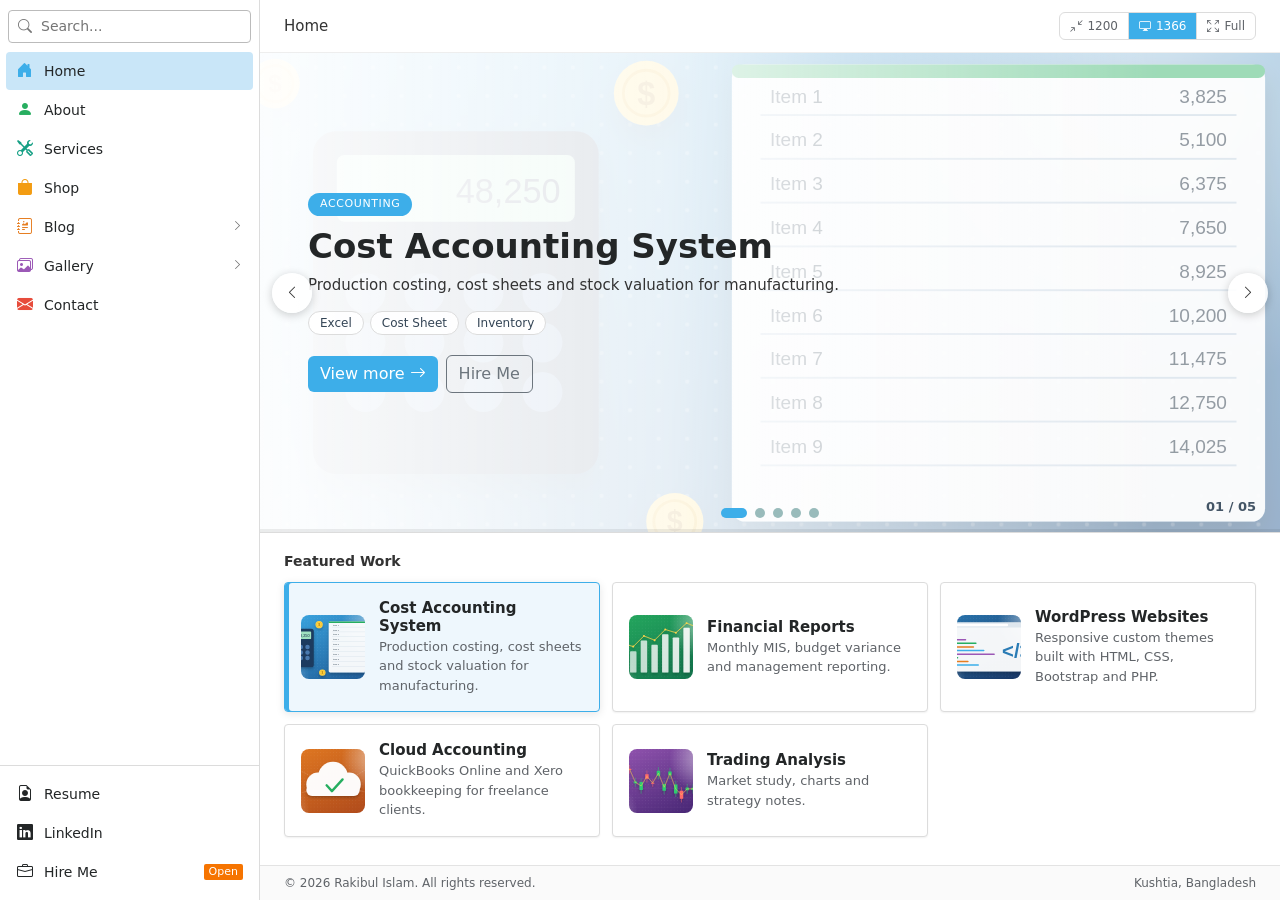
<file: index.html>
<!DOCTYPE html>
<html lang="en">

<head>
    <meta charset="utf-8">
    <meta name="viewport" content="width=device-width, initial-scale=1">
    <title>Home - Rakibul Islam</title>
    <link href="https://cdn.jsdelivr.net/npm/bootstrap@5.3.3/dist/css/bootstrap.min.css" rel="stylesheet">
    <link href="https://cdn.jsdelivr.net/npm/bootstrap-icons@1.11.3/font/bootstrap-icons.min.css" rel="stylesheet">
    <link href="style.css" rel="stylesheet">
    <script>try {var w = localStorage.getItem('pw'); document.documentElement.dataset.w = ['mid', 'full'].includes(w) ? w : 'default'} catch (e) { }</script>
</head>

<body>
    <div class="app">
        <aside class="side-col" id="side">
            <div class="side-search"><i class="bi bi-search"></i><input id="sideSearch" type="search"
                    placeholder="Search..." aria-label="Search"></div>
            <nav class="side-menu"><a class="nl active" href="index.html"><i class="bi bi-house-door-fill ic"
                        style="color:#3daee9"></i>Home</a><a class="nl" href="about.html"><i
                        class="bi bi-person-fill ic" style="color:#27ae60"></i>About</a><a class="nl"
                    href="services.html"><i class="bi bi-tools ic" style="color:#16a085"></i>Services</a><a class="nl"
                    href="shop.html"><i class="bi bi-bag-fill ic" style="color:#f39c12"></i>Shop</a><a class="nl"
                    data-bs-toggle="collapse" href="#sub-blog" aria-expanded="false"><i
                        class="bi bi-journal-richtext ic" style="color:#e67e22"></i>Blog<i
                        class="bi bi-chevron-right chev"></i></a>
                <div class="collapse sub" id="sub-blog"><a class="nl" href="blog.html">Accounting</a><a class="nl"
                        href="blog.html">Web Development</a><a class="nl" href="blog.html">Career</a></div><a class="nl"
                    data-bs-toggle="collapse" href="#sub-gallery" aria-expanded="false"><i class="bi bi-images ic"
                        style="color:#9b59b6"></i>Gallery<i class="bi bi-chevron-right chev"></i></a>
                <div class="collapse sub" id="sub-gallery"><a class="nl" href="gallery.html">Work</a><a class="nl"
                        href="gallery.html">Events</a><a class="nl" href="gallery.html">Design</a></div><a class="nl"
                    href="contact.html"><i class="bi bi-envelope-fill ic" style="color:#e74c3c"></i>Contact</a>
            </nav>
            <div class="side-bottom">
                <a class="nl" href="#" data-bs-toggle="modal" data-bs-target="#cvModal"><i class="bi bi-file-earmark-person ic"></i>Resume</a>
                <a class="nl"href="https://www.linkedin.com/in/rakib-kst7/" target="_new"><i class="bi bi-linkedin ic"></i>LinkedIn</a>
                <a class="nl"href="contact.html"><i class="bi bi-briefcase ic"></i>Hire Me<span class="badge-o">Open</span></a>
            </div>
        </aside>
        <div class="backdrop" id="backdrop"></div>
        <div class="main-col">
            <header class="topbar"><button id="menuBtn" class="btn btn-sm d-lg-none" aria-label="Menu"><i
                        class="bi bi-list fs-4"></i></button>
                <h1>Home</h1>
                <div class="wsw d-none d-xl-inline-flex" role="group" aria-label="Page width"><button data-w="mid"
                        title="Mid width (1200px)"><i class="bi bi-arrows-angle-contract"></i>1200</button><button
                        data-w="default" title="Default (1366px)"><i class="bi bi-display"></i>1366</button><button
                        data-w="full" title="Full width"><i class="bi bi-arrows-fullscreen"></i>Full</button></div>
            </header>
            <main class="content home">
                <section class="hero">
                    <div class="sl"><img src="images/cost.svg" alt="Cost Accounting System">
                        <div class="cap"><span class="bdg">Accounting</span>
                            <h2>Cost Accounting System</h2>
                            <p>Production costing, cost sheets and stock valuation for manufacturing.</p>
                            <div class="chips"><span>Excel</span><span>Cost Sheet</span><span>Inventory</span></div>
                            <div class="mt-3"><a class="btn btn-blue" href="about.html">View more <i
                                        class="bi bi-arrow-right"></i></a><a class="btn btn-outline-secondary ms-2"
                                    href="contact.html">Hire Me</a></div>
                        </div>
                    </div>
                    <div class="sl"><img src="images/reports.svg" alt="Financial Reports">
                        <div class="cap"><span class="bdg">Reporting</span>
                            <h2>Financial Reports</h2>
                            <p>Monthly MIS, budget variance and management reporting.</p>
                            <div class="chips"><span>MIS</span><span>Budget</span><span>Variance</span></div>
                            <div class="mt-3"><a class="btn btn-blue" href="about.html">View more <i
                                        class="bi bi-arrow-right"></i></a><a class="btn btn-outline-secondary ms-2"
                                    href="contact.html">Hire Me</a></div>
                        </div>
                    </div>
                    <div class="sl"><img src="images/web.svg" alt="WordPress Websites">
                        <div class="cap"><span class="bdg">Web</span>
                            <h2>WordPress Websites</h2>
                            <p>Responsive custom themes built with HTML, CSS, Bootstrap and PHP.</p>
                            <div class="chips"><span>WordPress</span><span>Bootstrap</span><span>SEO</span></div>
                            <div class="mt-3"><a class="btn btn-blue" href="gallery.html">View more <i
                                        class="bi bi-arrow-right"></i></a><a class="btn btn-outline-secondary ms-2"
                                    href="contact.html">Hire Me</a></div>
                        </div>
                    </div>
                    <div class="sl"><img src="images/cloud.svg" alt="Cloud Accounting">
                        <div class="cap"><span class="bdg">Cloud</span>
                            <h2>Cloud Accounting</h2>
                            <p>QuickBooks Online and Xero bookkeeping for freelance clients.</p>
                            <div class="chips"><span>QuickBooks</span><span>Xero</span><span>Bookkeeping</span></div>
                            <div class="mt-3"><a class="btn btn-blue" href="services.html">View more <i
                                        class="bi bi-arrow-right"></i></a><a class="btn btn-outline-secondary ms-2"
                                    href="contact.html">Hire Me</a></div>
                        </div>
                    </div>
                    <div class="sl"><img src="images/trading.svg" alt="Trading Analysis">
                        <div class="cap"><span class="bdg">Markets</span>
                            <h2>Trading Analysis</h2>
                            <p>Market study, charts and strategy notes.</p>
                            <div class="chips"><span>Charts</span><span>Strategy</span><span>Research</span></div>
                            <div class="mt-3"><a class="btn btn-blue" href="blog.html">View more <i
                                        class="bi bi-arrow-right"></i></a><a class="btn btn-outline-secondary ms-2"
                                    href="contact.html">Hire Me</a></div>
                        </div>
                    </div><button class="arr prev" aria-label="Previous"><i
                            class="bi bi-chevron-left"></i></button><button class="arr next" aria-label="Next"><i
                            class="bi bi-chevron-right"></i></button>
                    <div class="dots"><button aria-label='slide'></button><button aria-label='slide'></button><button
                            aria-label='slide'></button><button aria-label='slide'></button><button
                            aria-label='slide'></button></div>
                    <div class="cnt">01 / 05</div>
                    <div class="prog"><span></span></div>
                </section>
                <div class="pad">
                    <h2 class="section-title">Featured Work</h2>
                    <div class="cards-grid">
                        <div class="app-card fw">
                            <div class="th"><img src="images/cost.svg" alt=""></div>
                            <div>
                                <h3>Cost Accounting System</h3>
                                <p>Production costing, cost sheets and stock valuation for manufacturing.</p>
                            </div>
                        </div>
                        <div class="app-card fw">
                            <div class="th"><img src="images/reports.svg" alt=""></div>
                            <div>
                                <h3>Financial Reports</h3>
                                <p>Monthly MIS, budget variance and management reporting.</p>
                            </div>
                        </div>
                        <div class="app-card fw">
                            <div class="th"><img src="images/web.svg" alt=""></div>
                            <div>
                                <h3>WordPress Websites</h3>
                                <p>Responsive custom themes built with HTML, CSS, Bootstrap and PHP.</p>
                            </div>
                        </div>
                        <div class="app-card fw">
                            <div class="th"><img src="images/cloud.svg" alt=""></div>
                            <div>
                                <h3>Cloud Accounting</h3>
                                <p>QuickBooks Online and Xero bookkeeping for freelance clients.</p>
                            </div>
                        </div>
                        <div class="app-card fw">
                            <div class="th"><img src="images/trading.svg" alt=""></div>
                            <div>
                                <h3>Trading Analysis</h3>
                                <p>Market study, charts and strategy notes.</p>
                            </div>
                        </div>
                    </div>
                    <h2 class="section-title">Services</h2>
                    <div class="cards-grid "><a class="app-card" href="#">
                            <div class="ic" style="background:#e74c3c"><i class="bi bi-journal-check"></i></div>
                            <div>
                                <h3>Bookkeeping</h3>
                                <p>Accurate books, reconciliations, reports</p>
                            </div>
                        </a><a class="app-card" href="#">
                            <div class="ic" style="background:#16a085"><i class="bi bi-code-slash"></i></div>
                            <div>
                                <h3>Web Development</h3>
                                <p>Responsive, clean, SEO-friendly sites</p>
                            </div>
                        </a><a class="app-card" href="#">
                            <div class="ic" style="background:#f39c12"><i class="bi bi-search"></i></div>
                            <div>
                                <h3>SEO & Marketing</h3>
                                <p>On-page SEO and digital marketing</p>
                            </div>
                        </a><a class="app-card" href="#">
                            <div class="ic" style="background:#34495e"><i class="bi bi-box-seam"></i></div>
                            <div>
                                <h3>Warehouse & Production</h3>
                                <p>Stock control and production costing</p>
                            </div>
                        </a><a class="app-card" href="#">
                            <div class="ic" style="background:#8e44ad"><i class="bi bi-translate"></i></div>
                            <div>
                                <h3>Consulting</h3>
                                <p>Accounting systems and process advice</p>
                            </div>
                        </a><a class="app-card" href="#">
                            <div class="ic" style="background:#2980b9"><i class="bi bi-headset"></i></div>
                            <div>
                                <h3>Support</h3>
                                <p>Quick replies and reliable follow-up</p>
                            </div>
                        </a></div>
                </div>
            </main>
            <footer class="footer"><span>&copy; 2026 Rakibul Islam. All rights reserved.</span><span>Kushtia,
                    Bangladesh</span></footer>
        </div>
    </div>
    <div class="modal fade" id="cvModal" tabindex="-1">
        <div class="modal-dialog modal-dialog-centered">
            <div class="modal-content">
                <div class="modal-header">
                    <h5 class="modal-title">Resume / CV</h5><button class="btn-close" data-bs-dismiss="modal"></button>
                </div>
                <div class="modal-body text-center py-4"><i class="bi bi-file-earmark-person"
                        style="font-size:56px;color:var(--blue)"></i>
                    <h6 class="mt-2">Rakibul Islam - CV</h6>
                    <p class="text-muted small">Download my latest resume (PDF).</p>
                    <a id="cvDownload" class="btn text-white me-2" style="background:var(--blue)" target="_blank"
                        rel="noopener"><i class="bi bi-download"></i> Download CV</a>
                    <a id="cvView" class="btn btn-outline-secondary" target="_blank" rel="noopener"><i
                            class="bi bi-eye"></i> View Online</a>
                </div>
            </div>
        </div>
    </div>
    <script src="https://cdn.jsdelivr.net/npm/bootstrap@5.3.3/dist/js/bootstrap.bundle.min.js"></script>
    <script src="data.js"></script>
    <script src="script.js"></script>
</body>

</html>
</file>
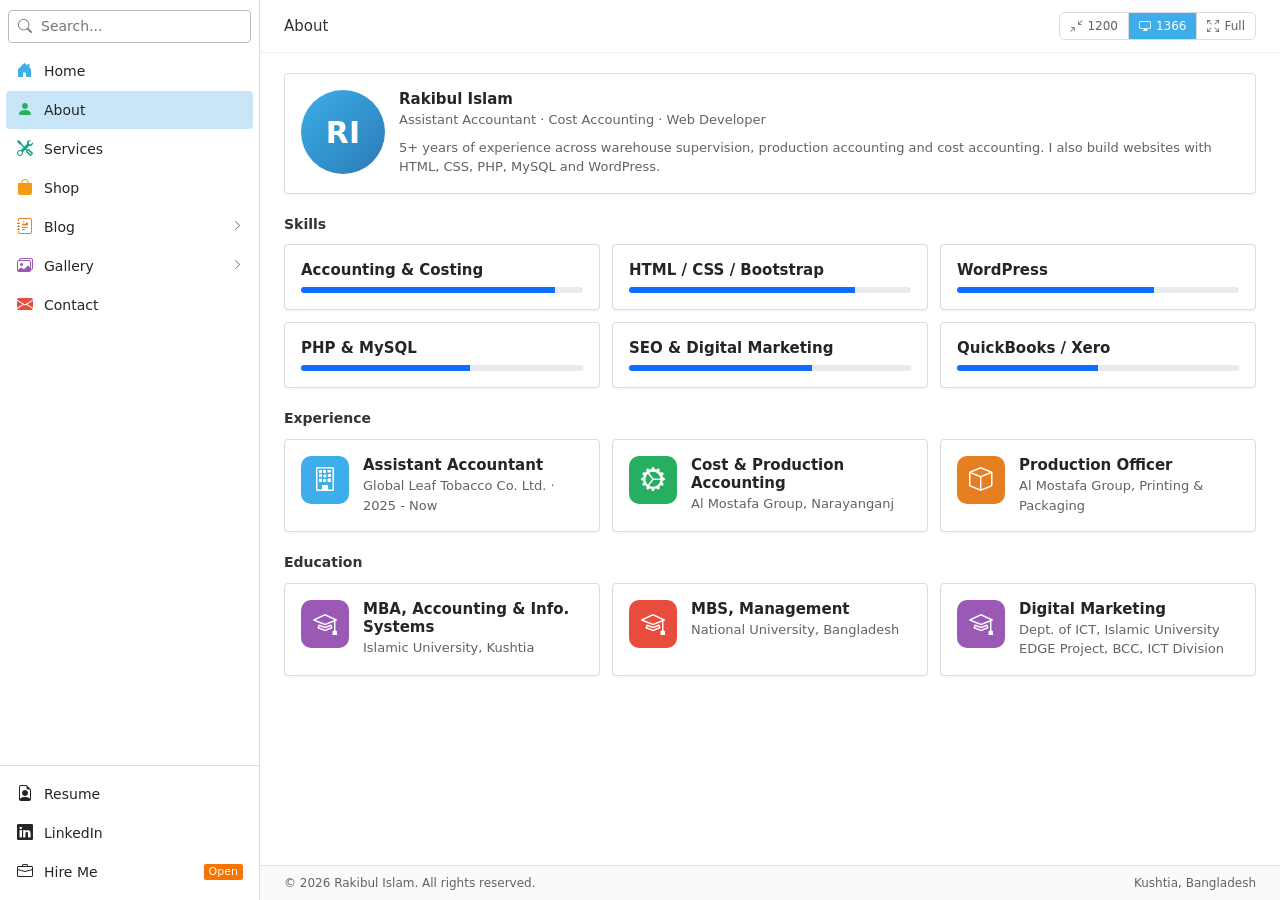
<file: about.html>
<!DOCTYPE html>
<html lang="en">

<head>
    <meta charset="utf-8">
    <meta name="viewport" content="width=device-width, initial-scale=1">
    <title>About - Rakibul Islam</title>
    <link href="https://cdn.jsdelivr.net/npm/bootstrap@5.3.3/dist/css/bootstrap.min.css" rel="stylesheet">
    <link href="https://cdn.jsdelivr.net/npm/bootstrap-icons@1.11.3/font/bootstrap-icons.min.css" rel="stylesheet">
    <link href="style.css" rel="stylesheet">
    <script>try {var w = localStorage.getItem('pw'); document.documentElement.dataset.w = ['mid', 'full'].includes(w) ? w : 'default'} catch (e) { }</script>
</head>

<body>
    <div class="app">
        <aside class="side-col" id="side">
            <div class="side-search"><i class="bi bi-search"></i><input id="sideSearch" type="search"
                    placeholder="Search..." aria-label="Search"></div>
            <nav class="side-menu"><a class="nl" href="index.html"><i class="bi bi-house-door-fill ic"
                        style="color:#3daee9"></i>Home</a><a class="nl active" href="about.html"><i
                        class="bi bi-person-fill ic" style="color:#27ae60"></i>About</a><a class="nl"
                    href="services.html"><i class="bi bi-tools ic" style="color:#16a085"></i>Services</a><a class="nl"
                    href="shop.html"><i class="bi bi-bag-fill ic" style="color:#f39c12"></i>Shop</a><a class="nl"
                    data-bs-toggle="collapse" href="#sub-blog" aria-expanded="false"><i
                        class="bi bi-journal-richtext ic" style="color:#e67e22"></i>Blog<i
                        class="bi bi-chevron-right chev"></i></a>
                <div class="collapse sub" id="sub-blog"><a class="nl" href="blog.html">Accounting</a><a class="nl"
                        href="blog.html">Web Development</a><a class="nl" href="blog.html">Career</a></div><a class="nl"
                    data-bs-toggle="collapse" href="#sub-gallery" aria-expanded="false"><i class="bi bi-images ic"
                        style="color:#9b59b6"></i>Gallery<i class="bi bi-chevron-right chev"></i></a>
                <div class="collapse sub" id="sub-gallery"><a class="nl" href="gallery.html">Work</a><a class="nl"
                        href="gallery.html">Events</a><a class="nl" href="gallery.html">Design</a></div><a class="nl"
                    href="contact.html"><i class="bi bi-envelope-fill ic" style="color:#e74c3c"></i>Contact</a>
            </nav>
            <div class="side-bottom"><a class="nl" href="#" data-bs-toggle="modal" data-bs-target="#cvModal"><i
                        class="bi bi-file-earmark-person ic"></i>Resume</a><a class="nl" href="#"><i
                        class="bi bi-linkedin ic"></i>LinkedIn</a><a class="nl" href="contact.html"><i
                        class="bi bi-briefcase ic"></i>Hire Me<span class="badge-o">Open</span></a></div>
        </aside>
        <div class="backdrop" id="backdrop"></div>
        <div class="main-col">
            <header class="topbar"><button id="menuBtn" class="btn btn-sm d-lg-none" aria-label="Menu"><i
                        class="bi bi-list fs-4"></i></button>
                <h1>About</h1>
                <div class="wsw d-none d-xl-inline-flex" role="group" aria-label="Page width"><button data-w="mid"
                        title="Mid width (1200px)"><i class="bi bi-arrows-angle-contract"></i>1200</button><button
                        data-w="default" title="Default (1366px)"><i class="bi bi-display"></i>1366</button><button
                        data-w="full" title="Full width"><i class="bi bi-arrows-fullscreen"></i>Full</button></div>
            </header>
            <main class="content ">
                <div class="app-card mb-3">
                    <div class="avatar">RI</div>
                    <div>
                        <h3>Rakibul Islam</h3>
                        <p>Assistant Accountant &middot; Cost Accounting &middot; Web Developer</p>
                        <p class="mt-2">5+ years of experience across warehouse supervision, production accounting and
                            cost accounting. I also build websites with HTML, CSS, PHP, MySQL and WordPress.</p>
                    </div>
                </div>
                <h2 class="section-title">Skills</h2>
                <div class="cards-grid ">
                    <div class="app-card">
                        <div class="w-100">
                            <h3>Accounting & Costing</h3>
                            <div class="progress mt-2" style="height:6px">
                                <div class="progress-bar" style="width:90%"></div>
                            </div>
                        </div>
                    </div>
                    <div class="app-card">
                        <div class="w-100">
                            <h3>HTML / CSS / Bootstrap</h3>
                            <div class="progress mt-2" style="height:6px">
                                <div class="progress-bar" style="width:80%"></div>
                            </div>
                        </div>
                    </div>
                    <div class="app-card">
                        <div class="w-100">
                            <h3>WordPress</h3>
                            <div class="progress mt-2" style="height:6px">
                                <div class="progress-bar" style="width:70%"></div>
                            </div>
                        </div>
                    </div>
                    <div class="app-card">
                        <div class="w-100">
                            <h3>PHP & MySQL</h3>
                            <div class="progress mt-2" style="height:6px">
                                <div class="progress-bar" style="width:60%"></div>
                            </div>
                        </div>
                    </div>
                    <div class="app-card">
                        <div class="w-100">
                            <h3>SEO & Digital Marketing</h3>
                            <div class="progress mt-2" style="height:6px">
                                <div class="progress-bar" style="width:65%"></div>
                            </div>
                        </div>
                    </div>
                    <div class="app-card">
                        <div class="w-100">
                            <h3>QuickBooks / Xero</h3>
                            <div class="progress mt-2" style="height:6px">
                                <div class="progress-bar" style="width:50%"></div>
                            </div>
                        </div>
                    </div>
                </div>
                <h2 class="section-title">Experience</h2>
                <div class="cards-grid "><a class="app-card" href="#">
                        <div class="ic" style="background:#3daee9"><i class="bi bi-building"></i></div>
                        <div>
                            <h3>Assistant Accountant</h3>
                            <p>Global Leaf Tobacco Co. Ltd. &middot; 2025 - Now</p>
                        </div>
                    </a><a class="app-card" href="#">
                        <div class="ic" style="background:#27ae60"><i class="bi bi-gear-wide-connected"></i></div>
                        <div>
                            <h3>Cost & Production Accounting</h3>
                            <p>Al Mostafa Group, Narayanganj</p>
                        </div>
                    </a><a class="app-card" href="#">
                        <div class="ic" style="background:#e67e22"><i class="bi bi-box"></i></div>
                        <div>
                            <h3>Production Officer</h3>
                            <p>Al Mostafa Group, Printing & Packaging</p>
                        </div>
                    </a></div>
                <h2 class="section-title">Education</h2>
                <div class="cards-grid ">
                    <a class="app-card" href="#">
                        <div class="ic" style="background:#9b59b6"><i class="bi bi-mortarboard"></i></div>
                        <div>
                            <h3>MBA, Accounting & Info. Systems</h3>
                            <p>Islamic University, Kushtia</p>
                        </div>
                    </a>
                    <a class="app-card" href="#">
                        <div class="ic" style="background:#e74c3c"><i class="bi bi-mortarboard"></i></div>
                        <div>
                            <h3>MBS, Management</h3>
                            <p>National University, Bangladesh</p>
                        </div>
                    </a>
                    <a class="app-card" href="#">
                        <div class="ic" style="background:#9b59b6"><i class="bi bi-mortarboard"></i></div>
                        <div>
                            <h3>Digital Marketing</h3>
                            <p>Dept. of ICT, Islamic University <br> EDGE Project, BCC, ICT Division</p>
                        </div>
                    </a>
                </div>
            </main>
            <footer class="footer"><span>&copy; 2026 Rakibul Islam. All rights reserved.</span><span>Kushtia,
                    Bangladesh</span></footer>
        </div>
    </div>
    <div class="modal fade" id="cvModal" tabindex="-1">
        <div class="modal-dialog modal-dialog-centered">
            <div class="modal-content">
                <div class="modal-header">
                    <h5 class="modal-title">Resume / CV</h5><button class="btn-close" data-bs-dismiss="modal"></button>
                </div>
                <div class="modal-body text-center py-4"><i class="bi bi-file-earmark-person"
                        style="font-size:56px;color:var(--blue)"></i>
                    <h6 class="mt-2">Rakibul Islam - CV</h6>
                    <p class="text-muted small">Download my latest resume (PDF).</p>
                    <a id="cvDownload" class="btn text-white me-2" style="background:var(--blue)" target="_blank"
                        rel="noopener"><i class="bi bi-download"></i> Download CV</a>
                    <a id="cvView" class="btn btn-outline-secondary" target="_blank" rel="noopener"><i
                            class="bi bi-eye"></i> View Online</a>
                </div>
            </div>
        </div>
    </div>
    <script src="https://cdn.jsdelivr.net/npm/bootstrap@5.3.3/dist/js/bootstrap.bundle.min.js"></script>
    <script src="data.js"></script>
    <script src="script.js"></script>
</body>

</html>
</file>
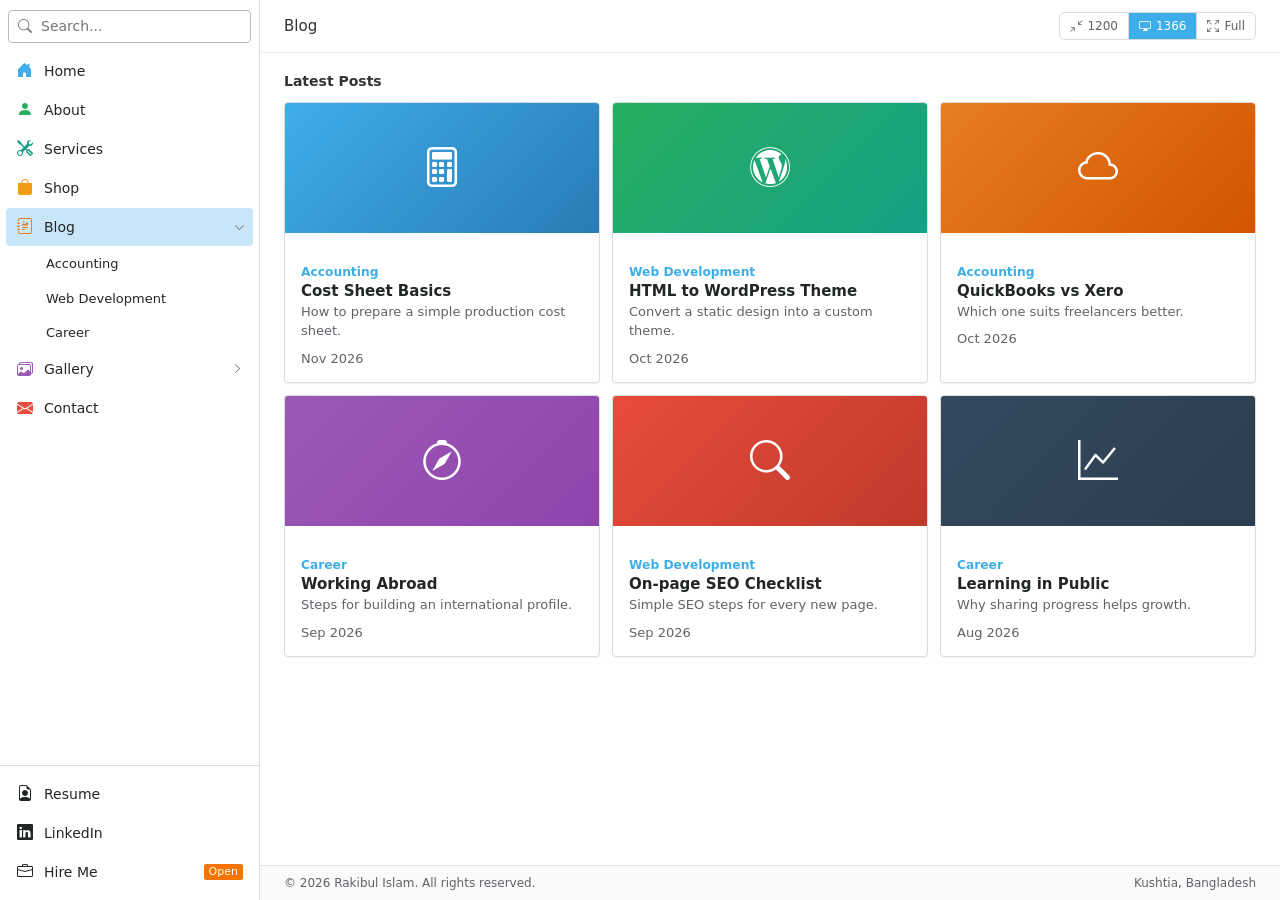
<file: blog.html>
<!DOCTYPE html>
<html lang="en"><head><meta charset="utf-8"><meta name="viewport" content="width=device-width, initial-scale=1">
<title>Blog - Rakibul Islam</title>
<link href="https://cdn.jsdelivr.net/npm/bootstrap@5.3.3/dist/css/bootstrap.min.css" rel="stylesheet">
<link href="https://cdn.jsdelivr.net/npm/bootstrap-icons@1.11.3/font/bootstrap-icons.min.css" rel="stylesheet">
<link href="style.css" rel="stylesheet"><script>try{var w=localStorage.getItem('pw');document.documentElement.dataset.w=['mid','full'].includes(w)?w:'default'}catch(e){}</script></head>
<body><div class="app">
<aside class="side-col" id="side"><div class="side-search"><i class="bi bi-search"></i><input id="sideSearch" type="search" placeholder="Search..." aria-label="Search"></div><nav class="side-menu"><a class="nl" href="index.html"><i class="bi bi-house-door-fill ic" style="color:#3daee9"></i>Home</a><a class="nl" href="about.html"><i class="bi bi-person-fill ic" style="color:#27ae60"></i>About</a><a class="nl" href="services.html"><i class="bi bi-tools ic" style="color:#16a085"></i>Services</a><a class="nl" href="shop.html"><i class="bi bi-bag-fill ic" style="color:#f39c12"></i>Shop</a><a class="nl active" data-bs-toggle="collapse" href="#sub-blog" aria-expanded="true"><i class="bi bi-journal-richtext ic" style="color:#e67e22"></i>Blog<i class="bi bi-chevron-right chev"></i></a><div class="collapse sub show" id="sub-blog"><a class="nl" href="blog.html">Accounting</a><a class="nl" href="blog.html">Web Development</a><a class="nl" href="blog.html">Career</a></div><a class="nl" data-bs-toggle="collapse" href="#sub-gallery" aria-expanded="false"><i class="bi bi-images ic" style="color:#9b59b6"></i>Gallery<i class="bi bi-chevron-right chev"></i></a><div class="collapse sub" id="sub-gallery"><a class="nl" href="gallery.html">Work</a><a class="nl" href="gallery.html">Events</a><a class="nl" href="gallery.html">Design</a></div><a class="nl" href="contact.html"><i class="bi bi-envelope-fill ic" style="color:#e74c3c"></i>Contact</a></nav>
<div class="side-bottom"><a class="nl" href="#" data-bs-toggle="modal" data-bs-target="#cvModal"><i class="bi bi-file-earmark-person ic"></i>Resume</a><a class="nl" href="#"><i class="bi bi-linkedin ic"></i>LinkedIn</a><a class="nl" href="contact.html"><i class="bi bi-briefcase ic"></i>Hire Me<span class="badge-o">Open</span></a></div></aside><div class="backdrop" id="backdrop"></div>
<div class="main-col"><header class="topbar"><button id="menuBtn" class="btn btn-sm d-lg-none" aria-label="Menu"><i class="bi bi-list fs-4"></i></button><h1>Blog</h1><div class="wsw d-none d-xl-inline-flex" role="group" aria-label="Page width"><button data-w="mid" title="Mid width (1200px)"><i class="bi bi-arrows-angle-contract"></i>1200</button><button data-w="default" title="Default (1366px)"><i class="bi bi-display"></i>1366</button><button data-w="full" title="Full width"><i class="bi bi-arrows-fullscreen"></i>Full</button></div></header>
<main class="content "><h2 class="section-title">Latest Posts</h2><div class="cards-grid "><a class="app-card post" href="#"><div class="thumb" style="background:linear-gradient(135deg,#3daee9,#2a7bb5)"><i class="bi bi-calculator"></i></div><div class="pb"><small>Accounting</small><h3>Cost Sheet Basics</h3><p>How to prepare a simple production cost sheet.</p><p class="mt-2">Nov 2026</p></div></a><a class="app-card post" href="#"><div class="thumb" style="background:linear-gradient(135deg,#27ae60,#16a085)"><i class="bi bi-wordpress"></i></div><div class="pb"><small>Web Development</small><h3>HTML to WordPress Theme</h3><p>Convert a static design into a custom theme.</p><p class="mt-2">Oct 2026</p></div></a><a class="app-card post" href="#"><div class="thumb" style="background:linear-gradient(135deg,#e67e22,#d35400)"><i class="bi bi-cloud"></i></div><div class="pb"><small>Accounting</small><h3>QuickBooks vs Xero</h3><p>Which one suits freelancers better.</p><p class="mt-2">Oct 2026</p></div></a><a class="app-card post" href="#"><div class="thumb" style="background:linear-gradient(135deg,#9b59b6,#8e44ad)"><i class="bi bi-compass"></i></div><div class="pb"><small>Career</small><h3>Working Abroad</h3><p>Steps for building an international profile.</p><p class="mt-2">Sep 2026</p></div></a><a class="app-card post" href="#"><div class="thumb" style="background:linear-gradient(135deg,#e74c3c,#c0392b)"><i class="bi bi-search"></i></div><div class="pb"><small>Web Development</small><h3>On-page SEO Checklist</h3><p>Simple SEO steps for every new page.</p><p class="mt-2">Sep 2026</p></div></a><a class="app-card post" href="#"><div class="thumb" style="background:linear-gradient(135deg,#34495e,#2c3e50)"><i class="bi bi-graph-up"></i></div><div class="pb"><small>Career</small><h3>Learning in Public</h3><p>Why sharing progress helps growth.</p><p class="mt-2">Aug 2026</p></div></a></div></main>
<footer class="footer"><span>&copy; 2026 Rakibul Islam. All rights reserved.</span><span>Kushtia, Bangladesh</span></footer></div></div>
<div class="modal fade" id="cvModal" tabindex="-1"><div class="modal-dialog modal-dialog-centered"><div class="modal-content">
<div class="modal-header"><h5 class="modal-title">Resume / CV</h5><button class="btn-close" data-bs-dismiss="modal"></button></div>
<div class="modal-body text-center py-4"><i class="bi bi-file-earmark-person" style="font-size:56px;color:var(--blue)"></i><h6 class="mt-2">Rakibul Islam - CV</h6><p class="text-muted small">Download my latest resume (PDF).</p>
<a id="cvDownload" class="btn text-white me-2" style="background:var(--blue)" target="_blank" rel="noopener"><i class="bi bi-download"></i> Download CV</a>
<a id="cvView" class="btn btn-outline-secondary" target="_blank" rel="noopener"><i class="bi bi-eye"></i> View Online</a></div></div></div></div>
<script src="https://cdn.jsdelivr.net/npm/bootstrap@5.3.3/dist/js/bootstrap.bundle.min.js"></script>
<script src="data.js"></script><script src="script.js"></script></body></html>
</file>
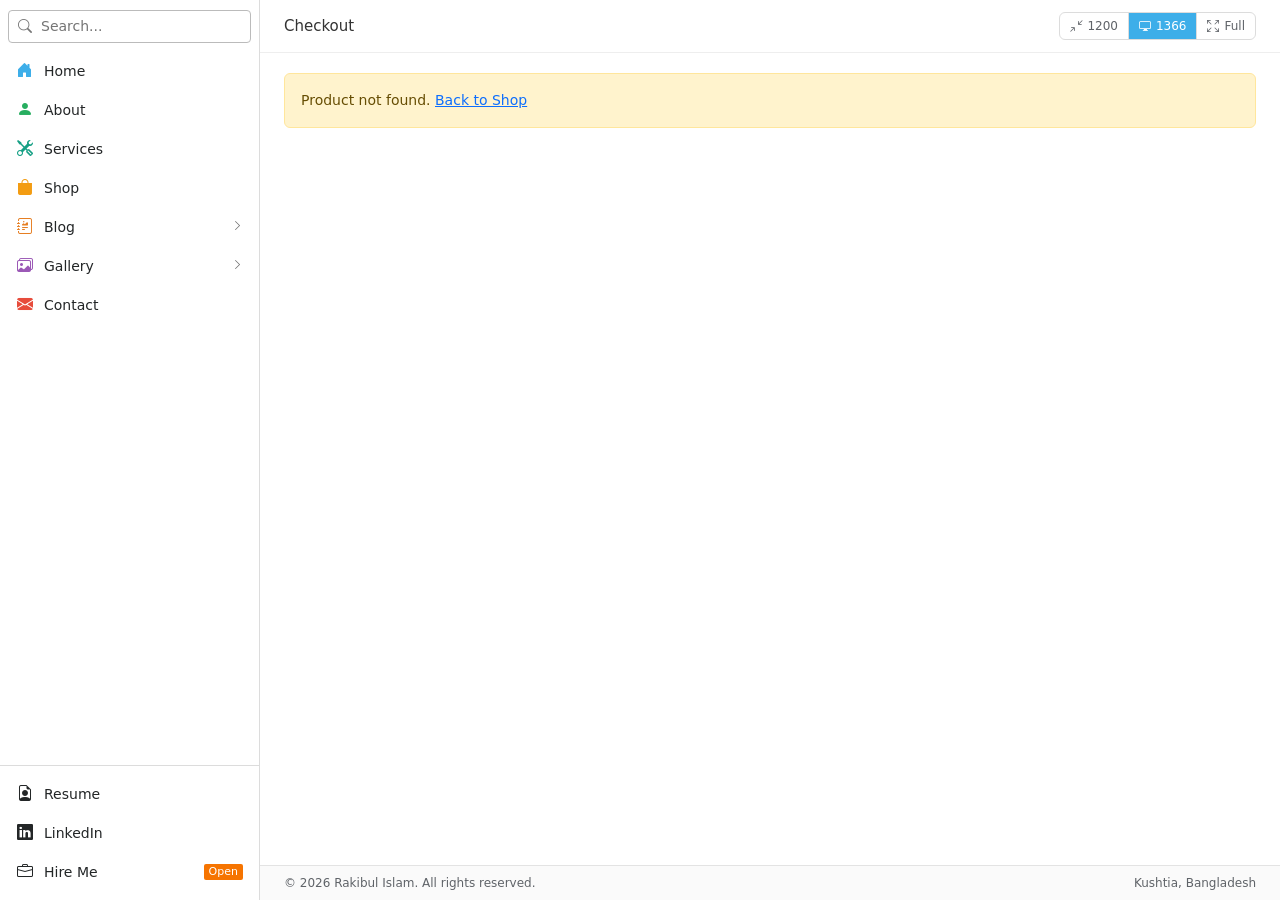
<file: checkout.html>
<!DOCTYPE html>
<html lang="en"><head><meta charset="utf-8"><meta name="viewport" content="width=device-width, initial-scale=1">
<title>Checkout - Rakibul Islam</title>
<link href="https://cdn.jsdelivr.net/npm/bootstrap@5.3.3/dist/css/bootstrap.min.css" rel="stylesheet">
<link href="https://cdn.jsdelivr.net/npm/bootstrap-icons@1.11.3/font/bootstrap-icons.min.css" rel="stylesheet">
<link href="style.css" rel="stylesheet"><script>try{var w=localStorage.getItem('pw');document.documentElement.dataset.w=['mid','full'].includes(w)?w:'default'}catch(e){}</script></head>
<body><div class="app">
<aside class="side-col" id="side"><div class="side-search"><i class="bi bi-search"></i><input id="sideSearch" type="search" placeholder="Search..." aria-label="Search"></div><nav class="side-menu"><a class="nl" href="index.html"><i class="bi bi-house-door-fill ic" style="color:#3daee9"></i>Home</a><a class="nl" href="about.html"><i class="bi bi-person-fill ic" style="color:#27ae60"></i>About</a><a class="nl" href="services.html"><i class="bi bi-tools ic" style="color:#16a085"></i>Services</a><a class="nl" href="shop.html"><i class="bi bi-bag-fill ic" style="color:#f39c12"></i>Shop</a><a class="nl" data-bs-toggle="collapse" href="#sub-blog" aria-expanded="false"><i class="bi bi-journal-richtext ic" style="color:#e67e22"></i>Blog<i class="bi bi-chevron-right chev"></i></a><div class="collapse sub" id="sub-blog"><a class="nl" href="blog.html">Accounting</a><a class="nl" href="blog.html">Web Development</a><a class="nl" href="blog.html">Career</a></div><a class="nl" data-bs-toggle="collapse" href="#sub-gallery" aria-expanded="false"><i class="bi bi-images ic" style="color:#9b59b6"></i>Gallery<i class="bi bi-chevron-right chev"></i></a><div class="collapse sub" id="sub-gallery"><a class="nl" href="gallery.html">Work</a><a class="nl" href="gallery.html">Events</a><a class="nl" href="gallery.html">Design</a></div><a class="nl" href="contact.html"><i class="bi bi-envelope-fill ic" style="color:#e74c3c"></i>Contact</a></nav>
<div class="side-bottom"><a class="nl" href="#" data-bs-toggle="modal" data-bs-target="#cvModal"><i class="bi bi-file-earmark-person ic"></i>Resume</a><a class="nl" href="#"><i class="bi bi-linkedin ic"></i>LinkedIn</a><a class="nl" href="contact.html"><i class="bi bi-briefcase ic"></i>Hire Me<span class="badge-o">Open</span></a></div></aside><div class="backdrop" id="backdrop"></div>
<div class="main-col"><header class="topbar"><button id="menuBtn" class="btn btn-sm d-lg-none" aria-label="Menu"><i class="bi bi-list fs-4"></i></button><h1>Checkout</h1><div class="wsw d-none d-xl-inline-flex" role="group" aria-label="Page width"><button data-w="mid" title="Mid width (1200px)"><i class="bi bi-arrows-angle-contract"></i>1200</button><button data-w="default" title="Default (1366px)"><i class="bi bi-display"></i>1366</button><button data-w="full" title="Full width"><i class="bi bi-arrows-fullscreen"></i>Full</button></div></header>
<main class="content "><div id="checkout"><div class="row g-3"><div class="col-lg-7"><h2 class="section-title">1. Your Details</h2>
<form id="orderForm" class="app-card d-block needs-validation" novalidate><input type="text" name="_honey" style="display:none" tabindex="-1" autocomplete="off"><div class="row g-3">
<div class="col-sm-6"><label class="form-label">Name</label><input name="name" class="form-control" required></div>
<div class="col-sm-6"><label class="form-label">Email (product link will be sent here)</label><input name="email" type="email" class="form-control" required></div>
<div class="col-12" id="payWrap"><label class="form-label fw-semibold">2. Payment Method</label><div id="payMethods" class="d-grid gap-2"></div><div id="payInfo" class="pay-info mt-2 d-none"></div></div>
<div class="col-12 d-none" id="trxWrap"><label class="form-label">Transaction ID / Reference</label><input name="transaction_id" class="form-control" placeholder="e.g. 8N7A6D5E4C"></div>
<div class="col-12"><button class="btn btn-blue" id="orderBtn">Place Order</button></div>
<div class="col-12"><div id="okMsg" class="alert alert-success mb-0 d-none"></div><div id="errMsg" class="alert alert-danger mb-0 d-none">Could not send the order. Please try again or contact me directly.</div></div>
</div></form></div><div class="col-lg-5"><h2 class="section-title">Order Summary</h2><div id="ckSummary"></div></div></div></div></main>
<footer class="footer"><span>&copy; 2026 Rakibul Islam. All rights reserved.</span><span>Kushtia, Bangladesh</span></footer></div></div>
<div class="modal fade" id="cvModal" tabindex="-1"><div class="modal-dialog modal-dialog-centered"><div class="modal-content">
<div class="modal-header"><h5 class="modal-title">Resume / CV</h5><button class="btn-close" data-bs-dismiss="modal"></button></div>
<div class="modal-body text-center py-4"><i class="bi bi-file-earmark-person" style="font-size:56px;color:var(--blue)"></i><h6 class="mt-2">Rakibul Islam - CV</h6><p class="text-muted small">Download my latest resume (PDF).</p>
<a id="cvDownload" class="btn text-white me-2" style="background:var(--blue)" target="_blank" rel="noopener"><i class="bi bi-download"></i> Download CV</a>
<a id="cvView" class="btn btn-outline-secondary" target="_blank" rel="noopener"><i class="bi bi-eye"></i> View Online</a></div></div></div></div>
<script src="https://cdn.jsdelivr.net/npm/bootstrap@5.3.3/dist/js/bootstrap.bundle.min.js"></script>
<script src="data.js"></script><script src="script.js"></script></body></html>
</file>
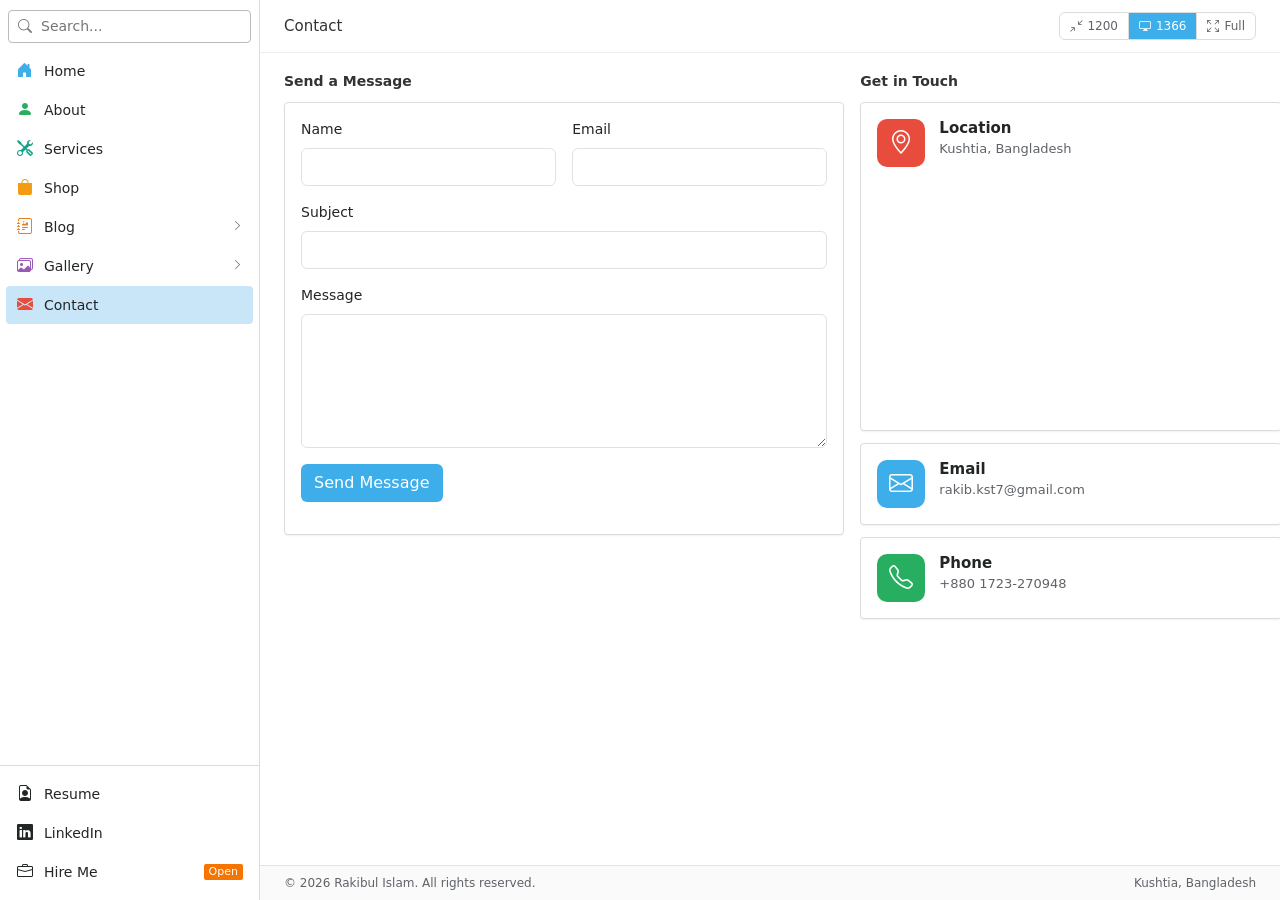
<file: contact.html>
<!DOCTYPE html>
<html lang="en">

<head>
    <meta charset="utf-8">
    <meta name="viewport" content="width=device-width, initial-scale=1">
    <title>Contact - Rakibul Islam</title>
    <link href="https://cdn.jsdelivr.net/npm/bootstrap@5.3.3/dist/css/bootstrap.min.css" rel="stylesheet">
    <link href="https://cdn.jsdelivr.net/npm/bootstrap-icons@1.11.3/font/bootstrap-icons.min.css" rel="stylesheet">
    <link href="style.css" rel="stylesheet">
    <script>try {var w = localStorage.getItem('pw'); document.documentElement.dataset.w = ['mid', 'full'].includes(w) ? w : 'default'} catch (e) { }</script>
</head>

<body>
    <div class="app">
        <aside class="side-col" id="side">
            <div class="side-search"><i class="bi bi-search"></i><input id="sideSearch" type="search"
                    placeholder="Search..." aria-label="Search"></div>
            <nav class="side-menu"><a class="nl" href="index.html"><i class="bi bi-house-door-fill ic"
                        style="color:#3daee9"></i>Home</a><a class="nl" href="about.html"><i
                        class="bi bi-person-fill ic" style="color:#27ae60"></i>About</a><a class="nl"
                    href="services.html"><i class="bi bi-tools ic" style="color:#16a085"></i>Services</a><a class="nl"
                    href="shop.html"><i class="bi bi-bag-fill ic" style="color:#f39c12"></i>Shop</a><a class="nl"
                    data-bs-toggle="collapse" href="#sub-blog" aria-expanded="false"><i
                        class="bi bi-journal-richtext ic" style="color:#e67e22"></i>Blog<i
                        class="bi bi-chevron-right chev"></i></a>
                <div class="collapse sub" id="sub-blog"><a class="nl" href="blog.html">Accounting</a><a class="nl"
                        href="blog.html">Web Development</a><a class="nl" href="blog.html">Career</a></div><a class="nl"
                    data-bs-toggle="collapse" href="#sub-gallery" aria-expanded="false"><i class="bi bi-images ic"
                        style="color:#9b59b6"></i>Gallery<i class="bi bi-chevron-right chev"></i></a>
                <div class="collapse sub" id="sub-gallery"><a class="nl" href="gallery.html">Work</a><a class="nl"
                        href="gallery.html">Events</a><a class="nl" href="gallery.html">Design</a></div><a
                    class="nl active" href="contact.html"><i class="bi bi-envelope-fill ic"
                        style="color:#e74c3c"></i>Contact</a>
            </nav>
            <div class="side-bottom"><a class="nl" href="#" data-bs-toggle="modal" data-bs-target="#cvModal"><i
                        class="bi bi-file-earmark-person ic"></i>Resume</a><a class="nl" href="#"><i
                        class="bi bi-linkedin ic"></i>LinkedIn</a><a class="nl" href="contact.html"><i
                        class="bi bi-briefcase ic"></i>Hire Me<span class="badge-o">Open</span></a></div>
        </aside>
        <div class="backdrop" id="backdrop"></div>
        <div class="main-col">
            <header class="topbar"><button id="menuBtn" class="btn btn-sm d-lg-none" aria-label="Menu"><i
                        class="bi bi-list fs-4"></i></button>
                <h1>Contact</h1>
                <div class="wsw d-none d-xl-inline-flex" role="group" aria-label="Page width"><button data-w="mid"
                        title="Mid width (1200px)"><i class="bi bi-arrows-angle-contract"></i>1200</button><button
                        data-w="default" title="Default (1366px)"><i class="bi bi-display"></i>1366</button><button
                        data-w="full" title="Full width"><i class="bi bi-arrows-fullscreen"></i>Full</button></div>
            </header>
            <main class="content ">
                <div class="row g-3">
                    <div class="col-lg-7">
                        <h2 class="section-title">Send a Message</h2>
                        <form id="contactForm" class="app-card d-block needs-validation" novalidate><input type="text"
                                name="_honey" style="display:none" tabindex="-1" autocomplete="off">
                            <div class="row g-3">
                                <div class="col-sm-6"><label class="form-label">Name</label><input name="name"
                                        class="form-control" required></div>
                                <div class="col-sm-6"><label class="form-label">Email</label><input name="email"
                                        type="email" class="form-control" required></div>
                                <div class="col-12"><label class="form-label">Subject</label><input name="subject"
                                        class="form-control" required></div>
                                <div class="col-12"><label class="form-label">Message</label><textarea name="message"
                                        class="form-control" rows="5" required></textarea></div>
                                <div class="col-12"><button class="btn text-white" style="background:var(--blue)">Send
                                        Message</button></div>
                                <div class="col-12">
                                    <div id="okMsg" class="alert alert-success mb-0 d-none">Thank you! Your message has
                                        been sent.</div>
                                    <div id="errMsg" class="alert alert-danger mb-0 d-none">Could not send. Please try
                                        again or email me directly.</div>
                                </div>
                            </div>
                        </form>
                    </div>
                    <div class="col-lg-5">
                        <h2 class="section-title">Get in Touch</h2>
                        <div class="cards-grid" style="grid-template-columns:1fr"><a class="app-card" href="#">
                                <div class="ic" style="background:#e74c3c"><i class="bi bi-geo-alt"></i></div>
                                <div>
                                    <h3>Location</h3>
                                    <p>Kushtia, Bangladesh</p>
                                    <p><iframe src="https://www.google.com/maps/embed?pb=!1m10!1m8!1m3!1d7296.093994878398!2d89.141059!3d23.8879521!3m2!1i1024!2i768!4f13.1!5e0!3m2!1sen!2sbd!4v1794191362855!5m2!1sen!2sbd" width="350" height="250" style="border:0;" allowfullscreen="" loading="lazy" referrerpolicy="strict-origin-when-cross-origin"></iframe></p>
                                </div>
                            </a><a class="app-card" href="#">
                                <div class="ic" style="background:#3daee9"><i class="bi bi-envelope"></i></div>
                                <div>
                                    <h3>Email</h3>
                                    <p>rakib.kst7@gmail.com</p>
                                </div>
                            </a><a class="app-card" href="#">
                                <div class="ic" style="background:#27ae60"><i class="bi bi-telephone"></i></div>
                                <div>
                                    <h3>Phone</h3>
                                    <p>+880 1723-270948</p>
                                </div>
                            </a></div>
                    </div>
                </div>
            </main>
            <footer class="footer"><span>&copy; 2026 Rakibul Islam. All rights reserved.</span><span>Kushtia,
                    Bangladesh</span></footer>
        </div>
    </div>
    <div class="modal fade" id="cvModal" tabindex="-1">
        <div class="modal-dialog modal-dialog-centered">
            <div class="modal-content">
                <div class="modal-header">
                    <h5 class="modal-title">Resume / CV</h5><button class="btn-close" data-bs-dismiss="modal"></button>
                </div>
                <div class="modal-body text-center py-4"><i class="bi bi-file-earmark-person"
                        style="font-size:56px;color:var(--blue)"></i>
                    <h6 class="mt-2">Rakibul Islam - CV</h6>
                    <p class="text-muted small">Download my latest resume (PDF).</p>
                    <a id="cvDownload" class="btn text-white me-2" style="background:var(--blue)" target="_blank"
                        rel="noopener"><i class="bi bi-download"></i> Download CV</a>
                    <a id="cvView" class="btn btn-outline-secondary" target="_blank" rel="noopener"><i
                            class="bi bi-eye"></i> View Online</a>
                </div>
            </div>
        </div>
    </div>
    <script src="https://cdn.jsdelivr.net/npm/bootstrap@5.3.3/dist/js/bootstrap.bundle.min.js"></script>
    <script src="data.js"></script>
    <script src="script.js"></script>
</body>

</html>
</file>
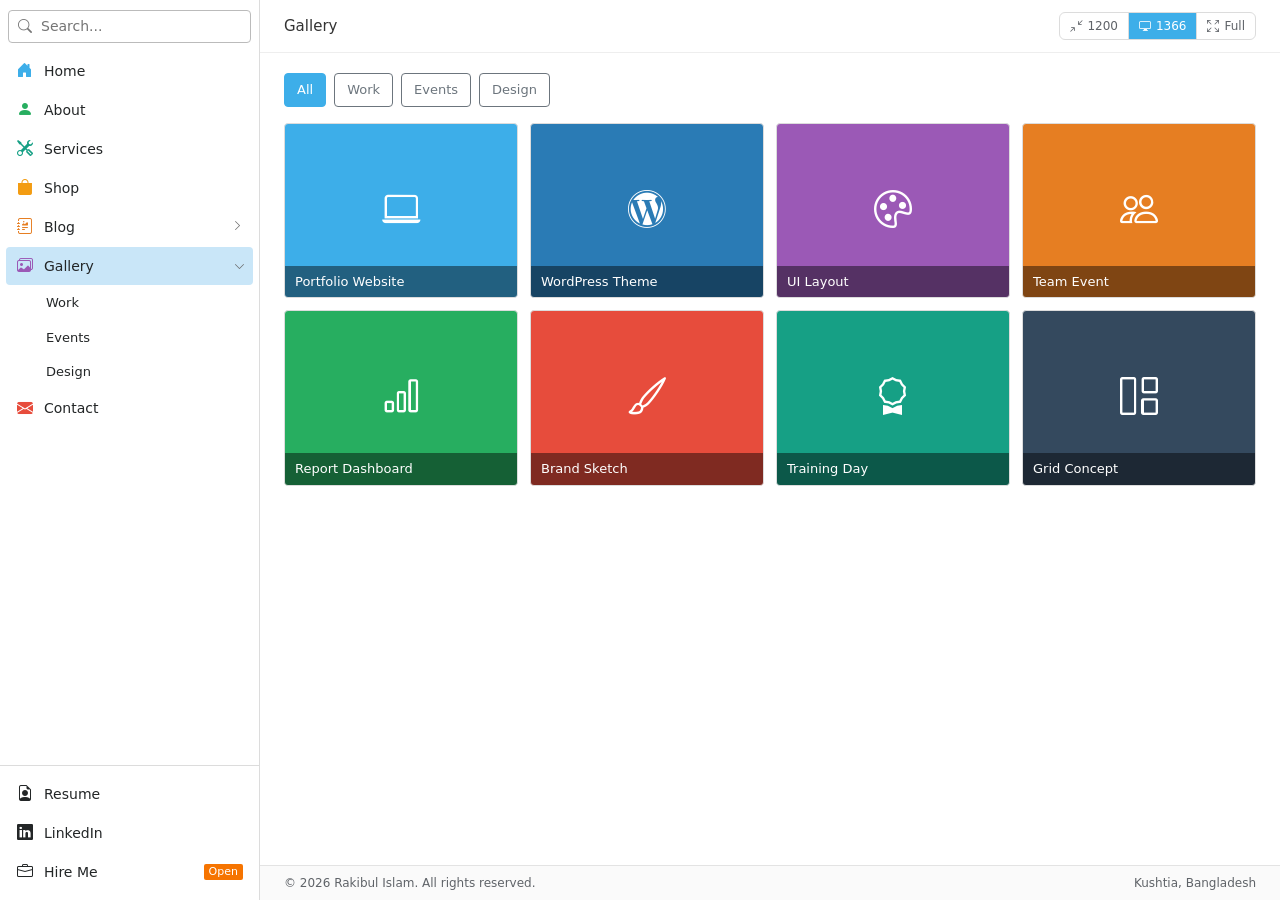
<file: gallery.html>
<!DOCTYPE html>
<html lang="en"><head><meta charset="utf-8"><meta name="viewport" content="width=device-width, initial-scale=1">
<title>Gallery - Rakibul Islam</title>
<link href="https://cdn.jsdelivr.net/npm/bootstrap@5.3.3/dist/css/bootstrap.min.css" rel="stylesheet">
<link href="https://cdn.jsdelivr.net/npm/bootstrap-icons@1.11.3/font/bootstrap-icons.min.css" rel="stylesheet">
<link href="style.css" rel="stylesheet"><script>try{var w=localStorage.getItem('pw');document.documentElement.dataset.w=['mid','full'].includes(w)?w:'default'}catch(e){}</script></head>
<body><div class="app">
<aside class="side-col" id="side"><div class="side-search"><i class="bi bi-search"></i><input id="sideSearch" type="search" placeholder="Search..." aria-label="Search"></div><nav class="side-menu"><a class="nl" href="index.html"><i class="bi bi-house-door-fill ic" style="color:#3daee9"></i>Home</a><a class="nl" href="about.html"><i class="bi bi-person-fill ic" style="color:#27ae60"></i>About</a><a class="nl" href="services.html"><i class="bi bi-tools ic" style="color:#16a085"></i>Services</a><a class="nl" href="shop.html"><i class="bi bi-bag-fill ic" style="color:#f39c12"></i>Shop</a><a class="nl" data-bs-toggle="collapse" href="#sub-blog" aria-expanded="false"><i class="bi bi-journal-richtext ic" style="color:#e67e22"></i>Blog<i class="bi bi-chevron-right chev"></i></a><div class="collapse sub" id="sub-blog"><a class="nl" href="blog.html">Accounting</a><a class="nl" href="blog.html">Web Development</a><a class="nl" href="blog.html">Career</a></div><a class="nl active" data-bs-toggle="collapse" href="#sub-gallery" aria-expanded="true"><i class="bi bi-images ic" style="color:#9b59b6"></i>Gallery<i class="bi bi-chevron-right chev"></i></a><div class="collapse sub show" id="sub-gallery"><a class="nl" href="gallery.html">Work</a><a class="nl" href="gallery.html">Events</a><a class="nl" href="gallery.html">Design</a></div><a class="nl" href="contact.html"><i class="bi bi-envelope-fill ic" style="color:#e74c3c"></i>Contact</a></nav>
<div class="side-bottom"><a class="nl" href="#" data-bs-toggle="modal" data-bs-target="#cvModal"><i class="bi bi-file-earmark-person ic"></i>Resume</a><a class="nl" href="#"><i class="bi bi-linkedin ic"></i>LinkedIn</a><a class="nl" href="contact.html"><i class="bi bi-briefcase ic"></i>Hire Me<span class="badge-o">Open</span></a></div></aside><div class="backdrop" id="backdrop"></div>
<div class="main-col"><header class="topbar"><button id="menuBtn" class="btn btn-sm d-lg-none" aria-label="Menu"><i class="bi bi-list fs-4"></i></button><h1>Gallery</h1><div class="wsw d-none d-xl-inline-flex" role="group" aria-label="Page width"><button data-w="mid" title="Mid width (1200px)"><i class="bi bi-arrows-angle-contract"></i>1200</button><button data-w="default" title="Default (1366px)"><i class="bi bi-display"></i>1366</button><button data-w="full" title="Full width"><i class="bi bi-arrows-fullscreen"></i>Full</button></div></header>
<main class="content "><div class="filters d-flex flex-wrap gap-2 mb-3"><button class="btn btn-outline-secondary on" data-f="all">All</button><button class="btn btn-outline-secondary" data-f="Work">Work</button><button class="btn btn-outline-secondary" data-f="Events">Events</button><button class="btn btn-outline-secondary" data-f="Design">Design</button></div><div class="cards-grid gallery-grid"><div class="tile-wrap" data-cat="Work"><div class="tile" style="background:#3daee9"><i class="bi bi-laptop"></i><span>Portfolio Website</span></div></div><div class="tile-wrap" data-cat="Work"><div class="tile" style="background:#2a7bb5"><i class="bi bi-wordpress"></i><span>WordPress Theme</span></div></div><div class="tile-wrap" data-cat="Design"><div class="tile" style="background:#9b59b6"><i class="bi bi-palette"></i><span>UI Layout</span></div></div><div class="tile-wrap" data-cat="Events"><div class="tile" style="background:#e67e22"><i class="bi bi-people"></i><span>Team Event</span></div></div><div class="tile-wrap" data-cat="Work"><div class="tile" style="background:#27ae60"><i class="bi bi-bar-chart"></i><span>Report Dashboard</span></div></div><div class="tile-wrap" data-cat="Design"><div class="tile" style="background:#e74c3c"><i class="bi bi-brush"></i><span>Brand Sketch</span></div></div><div class="tile-wrap" data-cat="Events"><div class="tile" style="background:#16a085"><i class="bi bi-award"></i><span>Training Day</span></div></div><div class="tile-wrap" data-cat="Design"><div class="tile" style="background:#34495e"><i class="bi bi-grid-1x2"></i><span>Grid Concept</span></div></div></div></main>
<footer class="footer"><span>&copy; 2026 Rakibul Islam. All rights reserved.</span><span>Kushtia, Bangladesh</span></footer></div></div>
<div class="modal fade" id="cvModal" tabindex="-1"><div class="modal-dialog modal-dialog-centered"><div class="modal-content">
<div class="modal-header"><h5 class="modal-title">Resume / CV</h5><button class="btn-close" data-bs-dismiss="modal"></button></div>
<div class="modal-body text-center py-4"><i class="bi bi-file-earmark-person" style="font-size:56px;color:var(--blue)"></i><h6 class="mt-2">Rakibul Islam - CV</h6><p class="text-muted small">Download my latest resume (PDF).</p>
<a id="cvDownload" class="btn text-white me-2" style="background:var(--blue)" target="_blank" rel="noopener"><i class="bi bi-download"></i> Download CV</a>
<a id="cvView" class="btn btn-outline-secondary" target="_blank" rel="noopener"><i class="bi bi-eye"></i> View Online</a></div></div></div></div>
<script src="https://cdn.jsdelivr.net/npm/bootstrap@5.3.3/dist/js/bootstrap.bundle.min.js"></script>
<script src="data.js"></script><script src="script.js"></script></body></html>
</file>
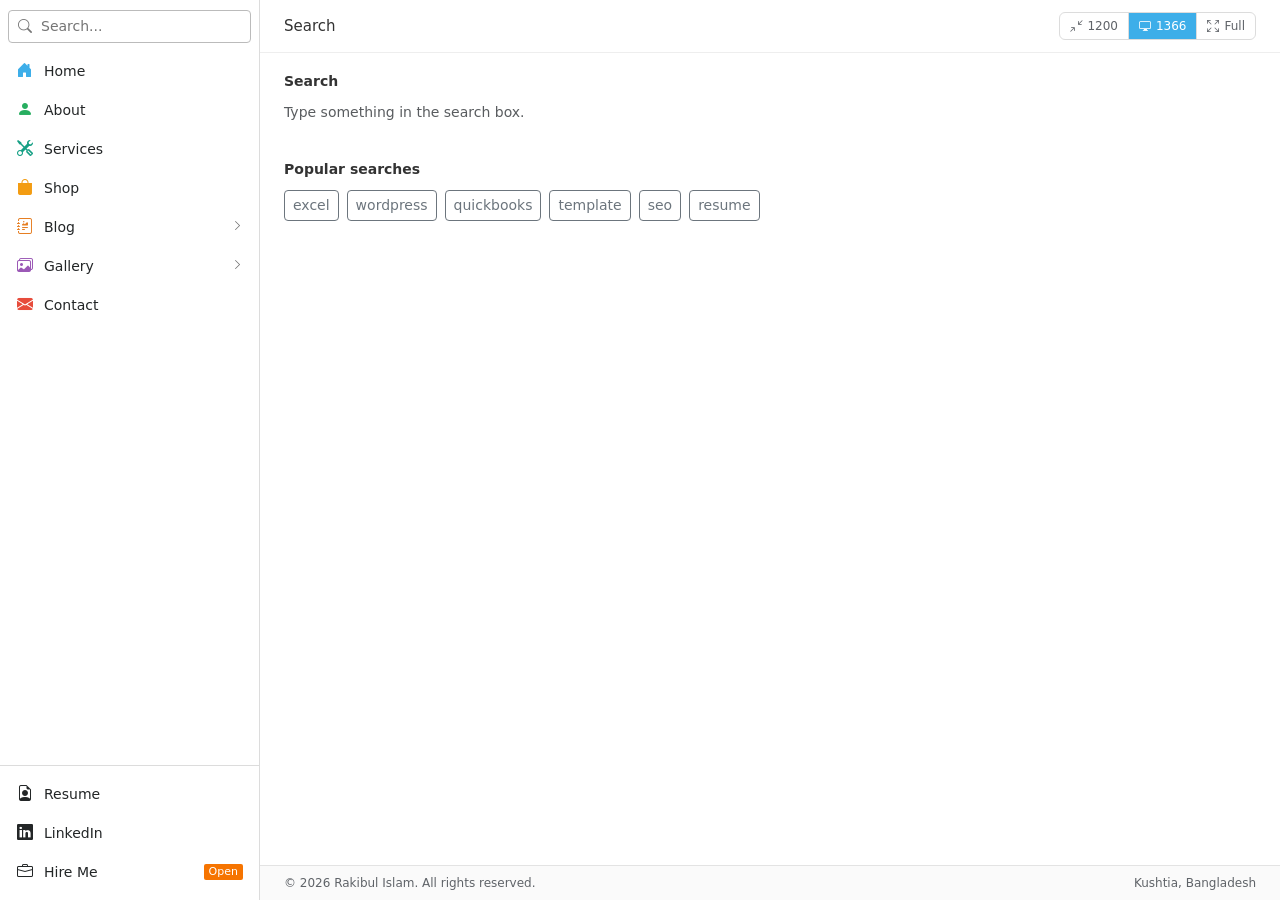
<file: search.html>
<!DOCTYPE html>
<html lang="en"><head><meta charset="utf-8"><meta name="viewport" content="width=device-width, initial-scale=1">
<title>Search - Rakibul Islam</title>
<link href="https://cdn.jsdelivr.net/npm/bootstrap@5.3.3/dist/css/bootstrap.min.css" rel="stylesheet">
<link href="https://cdn.jsdelivr.net/npm/bootstrap-icons@1.11.3/font/bootstrap-icons.min.css" rel="stylesheet">
<link href="style.css" rel="stylesheet"><script>try{var w=localStorage.getItem('pw');document.documentElement.dataset.w=['mid','full'].includes(w)?w:'default'}catch(e){}</script></head>
<body><div class="app">
<aside class="side-col" id="side"><div class="side-search"><i class="bi bi-search"></i><input id="sideSearch" type="search" placeholder="Search..." aria-label="Search"></div><nav class="side-menu"><a class="nl" href="index.html"><i class="bi bi-house-door-fill ic" style="color:#3daee9"></i>Home</a><a class="nl" href="about.html"><i class="bi bi-person-fill ic" style="color:#27ae60"></i>About</a><a class="nl" href="services.html"><i class="bi bi-tools ic" style="color:#16a085"></i>Services</a><a class="nl" href="shop.html"><i class="bi bi-bag-fill ic" style="color:#f39c12"></i>Shop</a><a class="nl" data-bs-toggle="collapse" href="#sub-blog" aria-expanded="false"><i class="bi bi-journal-richtext ic" style="color:#e67e22"></i>Blog<i class="bi bi-chevron-right chev"></i></a><div class="collapse sub" id="sub-blog"><a class="nl" href="blog.html">Accounting</a><a class="nl" href="blog.html">Web Development</a><a class="nl" href="blog.html">Career</a></div><a class="nl" data-bs-toggle="collapse" href="#sub-gallery" aria-expanded="false"><i class="bi bi-images ic" style="color:#9b59b6"></i>Gallery<i class="bi bi-chevron-right chev"></i></a><div class="collapse sub" id="sub-gallery"><a class="nl" href="gallery.html">Work</a><a class="nl" href="gallery.html">Events</a><a class="nl" href="gallery.html">Design</a></div><a class="nl" href="contact.html"><i class="bi bi-envelope-fill ic" style="color:#e74c3c"></i>Contact</a></nav>
<div class="side-bottom"><a class="nl" href="#" data-bs-toggle="modal" data-bs-target="#cvModal"><i class="bi bi-file-earmark-person ic"></i>Resume</a><a class="nl" href="#"><i class="bi bi-linkedin ic"></i>LinkedIn</a><a class="nl" href="contact.html"><i class="bi bi-briefcase ic"></i>Hire Me<span class="badge-o">Open</span></a></div></aside><div class="backdrop" id="backdrop"></div>
<div class="main-col"><header class="topbar"><button id="menuBtn" class="btn btn-sm d-lg-none" aria-label="Menu"><i class="bi bi-list fs-4"></i></button><h1>Search</h1><div class="wsw d-none d-xl-inline-flex" role="group" aria-label="Page width"><button data-w="mid" title="Mid width (1200px)"><i class="bi bi-arrows-angle-contract"></i>1200</button><button data-w="default" title="Default (1366px)"><i class="bi bi-display"></i>1366</button><button data-w="full" title="Full width"><i class="bi bi-arrows-fullscreen"></i>Full</button></div></header>
<main class="content "><h2 class="section-title" id="srTitle">Search</h2><div id="results" class="cards-grid"></div><h2 class="section-title">Popular searches</h2><div class="d-flex flex-wrap gap-2"><a class="btn btn-outline-secondary btn-sm" href="search.html?q=excel">excel</a><a class="btn btn-outline-secondary btn-sm" href="search.html?q=wordpress">wordpress</a><a class="btn btn-outline-secondary btn-sm" href="search.html?q=quickbooks">quickbooks</a><a class="btn btn-outline-secondary btn-sm" href="search.html?q=template">template</a><a class="btn btn-outline-secondary btn-sm" href="search.html?q=seo">seo</a><a class="btn btn-outline-secondary btn-sm" href="search.html?q=resume">resume</a></div></main>
<footer class="footer"><span>&copy; 2026 Rakibul Islam. All rights reserved.</span><span>Kushtia, Bangladesh</span></footer></div></div>
<div class="modal fade" id="cvModal" tabindex="-1"><div class="modal-dialog modal-dialog-centered"><div class="modal-content">
<div class="modal-header"><h5 class="modal-title">Resume / CV</h5><button class="btn-close" data-bs-dismiss="modal"></button></div>
<div class="modal-body text-center py-4"><i class="bi bi-file-earmark-person" style="font-size:56px;color:var(--blue)"></i><h6 class="mt-2">Rakibul Islam - CV</h6><p class="text-muted small">Download my latest resume (PDF).</p>
<a id="cvDownload" class="btn text-white me-2" style="background:var(--blue)" target="_blank" rel="noopener"><i class="bi bi-download"></i> Download CV</a>
<a id="cvView" class="btn btn-outline-secondary" target="_blank" rel="noopener"><i class="bi bi-eye"></i> View Online</a></div></div></div></div>
<script src="https://cdn.jsdelivr.net/npm/bootstrap@5.3.3/dist/js/bootstrap.bundle.min.js"></script>
<script src="data.js"></script><script src="script.js"></script></body></html>
</file>
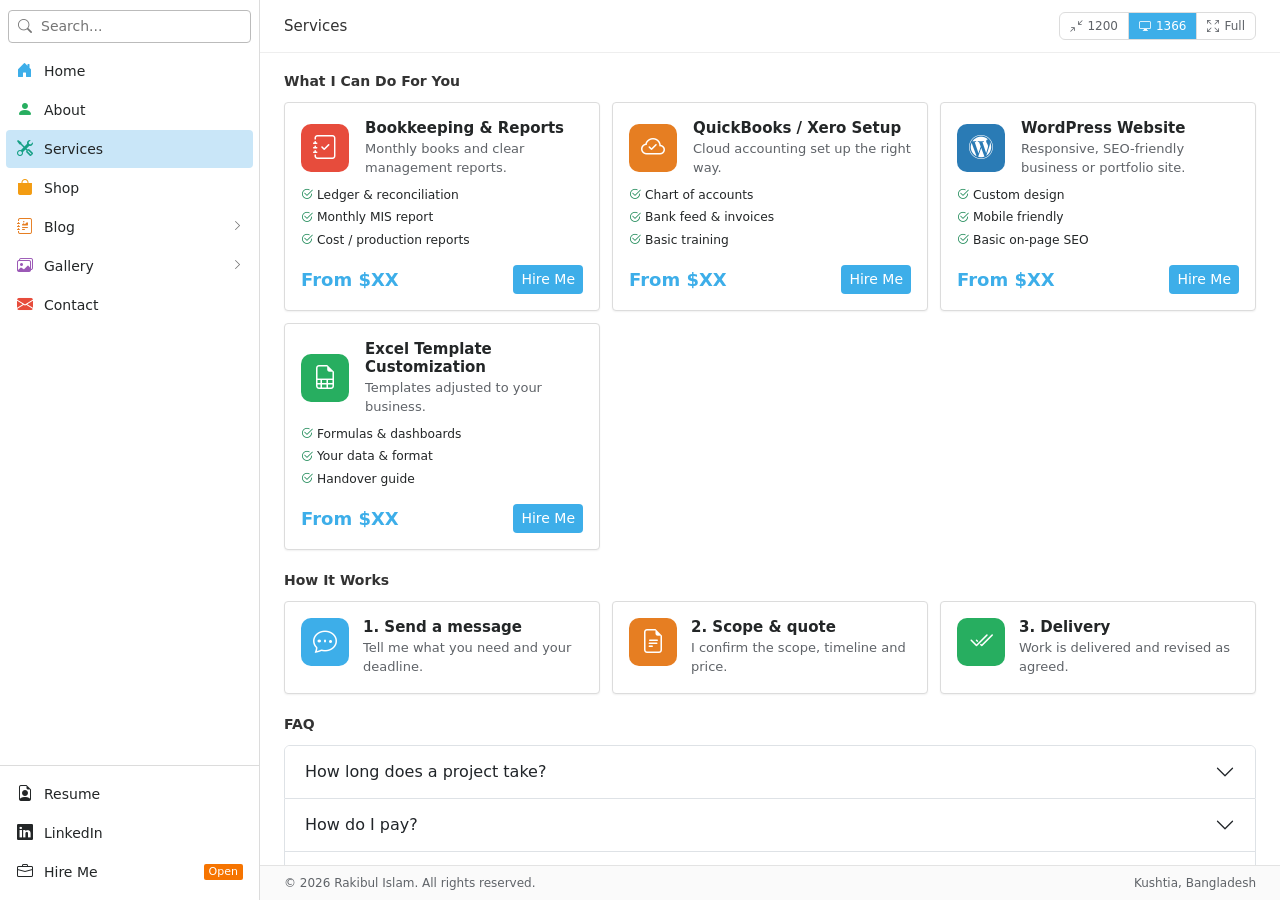
<file: services.html>
<!DOCTYPE html>
<html lang="en"><head><meta charset="utf-8"><meta name="viewport" content="width=device-width, initial-scale=1">
<title>Services - Rakibul Islam</title>
<link href="https://cdn.jsdelivr.net/npm/bootstrap@5.3.3/dist/css/bootstrap.min.css" rel="stylesheet">
<link href="https://cdn.jsdelivr.net/npm/bootstrap-icons@1.11.3/font/bootstrap-icons.min.css" rel="stylesheet">
<link href="style.css" rel="stylesheet"><script>try{var w=localStorage.getItem('pw');document.documentElement.dataset.w=['mid','full'].includes(w)?w:'default'}catch(e){}</script></head>
<body><div class="app">
<aside class="side-col" id="side"><div class="side-search"><i class="bi bi-search"></i><input id="sideSearch" type="search" placeholder="Search..." aria-label="Search"></div><nav class="side-menu"><a class="nl" href="index.html"><i class="bi bi-house-door-fill ic" style="color:#3daee9"></i>Home</a><a class="nl" href="about.html"><i class="bi bi-person-fill ic" style="color:#27ae60"></i>About</a><a class="nl active" href="services.html"><i class="bi bi-tools ic" style="color:#16a085"></i>Services</a><a class="nl" href="shop.html"><i class="bi bi-bag-fill ic" style="color:#f39c12"></i>Shop</a><a class="nl" data-bs-toggle="collapse" href="#sub-blog" aria-expanded="false"><i class="bi bi-journal-richtext ic" style="color:#e67e22"></i>Blog<i class="bi bi-chevron-right chev"></i></a><div class="collapse sub" id="sub-blog"><a class="nl" href="blog.html">Accounting</a><a class="nl" href="blog.html">Web Development</a><a class="nl" href="blog.html">Career</a></div><a class="nl" data-bs-toggle="collapse" href="#sub-gallery" aria-expanded="false"><i class="bi bi-images ic" style="color:#9b59b6"></i>Gallery<i class="bi bi-chevron-right chev"></i></a><div class="collapse sub" id="sub-gallery"><a class="nl" href="gallery.html">Work</a><a class="nl" href="gallery.html">Events</a><a class="nl" href="gallery.html">Design</a></div><a class="nl" href="contact.html"><i class="bi bi-envelope-fill ic" style="color:#e74c3c"></i>Contact</a></nav>
<div class="side-bottom"><a class="nl" href="#" data-bs-toggle="modal" data-bs-target="#cvModal"><i class="bi bi-file-earmark-person ic"></i>Resume</a><a class="nl" href="#"><i class="bi bi-linkedin ic"></i>LinkedIn</a><a class="nl" href="contact.html"><i class="bi bi-briefcase ic"></i>Hire Me<span class="badge-o">Open</span></a></div></aside><div class="backdrop" id="backdrop"></div>
<div class="main-col"><header class="topbar"><button id="menuBtn" class="btn btn-sm d-lg-none" aria-label="Menu"><i class="bi bi-list fs-4"></i></button><h1>Services</h1><div class="wsw d-none d-xl-inline-flex" role="group" aria-label="Page width"><button data-w="mid" title="Mid width (1200px)"><i class="bi bi-arrows-angle-contract"></i>1200</button><button data-w="default" title="Default (1366px)"><i class="bi bi-display"></i>1366</button><button data-w="full" title="Full width"><i class="bi bi-arrows-fullscreen"></i>Full</button></div></header>
<main class="content "><h2 class="section-title">What I Can Do For You</h2><div class="cards-grid "><div class="app-card d-block svc"><div class="d-flex gap-3 align-items-center mb-2"><div class="ic" style="background:#e74c3c"><i class="bi bi-journal-check"></i></div><div><h3>Bookkeeping & Reports</h3><p>Monthly books and clear management reports.</p></div></div><ul class="list-unstyled small mb-3"><li><i class="bi bi-check2-circle text-success me-1"></i>Ledger & reconciliation</li><li><i class="bi bi-check2-circle text-success me-1"></i>Monthly MIS report</li><li><i class="bi bi-check2-circle text-success me-1"></i>Cost / production reports</li></ul><div class="d-flex justify-content-between align-items-center"><span class="price">From $XX</span><a class="btn btn-blue btn-sm" href="contact.html?subject=Bookkeeping">Hire Me</a></div></div><div class="app-card d-block svc"><div class="d-flex gap-3 align-items-center mb-2"><div class="ic" style="background:#e67e22"><i class="bi bi-cloud-check"></i></div><div><h3>QuickBooks / Xero Setup</h3><p>Cloud accounting set up the right way.</p></div></div><ul class="list-unstyled small mb-3"><li><i class="bi bi-check2-circle text-success me-1"></i>Chart of accounts</li><li><i class="bi bi-check2-circle text-success me-1"></i>Bank feed & invoices</li><li><i class="bi bi-check2-circle text-success me-1"></i>Basic training</li></ul><div class="d-flex justify-content-between align-items-center"><span class="price">From $XX</span><a class="btn btn-blue btn-sm" href="contact.html?subject=Cloud%20Accounting">Hire Me</a></div></div><div class="app-card d-block svc"><div class="d-flex gap-3 align-items-center mb-2"><div class="ic" style="background:#2a7bb5"><i class="bi bi-wordpress"></i></div><div><h3>WordPress Website</h3><p>Responsive, SEO-friendly business or portfolio site.</p></div></div><ul class="list-unstyled small mb-3"><li><i class="bi bi-check2-circle text-success me-1"></i>Custom design</li><li><i class="bi bi-check2-circle text-success me-1"></i>Mobile friendly</li><li><i class="bi bi-check2-circle text-success me-1"></i>Basic on-page SEO</li></ul><div class="d-flex justify-content-between align-items-center"><span class="price">From $XX</span><a class="btn btn-blue btn-sm" href="contact.html?subject=WordPress%20Website">Hire Me</a></div></div><div class="app-card d-block svc"><div class="d-flex gap-3 align-items-center mb-2"><div class="ic" style="background:#27ae60"><i class="bi bi-file-earmark-spreadsheet"></i></div><div><h3>Excel Template Customization</h3><p>Templates adjusted to your business.</p></div></div><ul class="list-unstyled small mb-3"><li><i class="bi bi-check2-circle text-success me-1"></i>Formulas & dashboards</li><li><i class="bi bi-check2-circle text-success me-1"></i>Your data & format</li><li><i class="bi bi-check2-circle text-success me-1"></i>Handover guide</li></ul><div class="d-flex justify-content-between align-items-center"><span class="price">From $XX</span><a class="btn btn-blue btn-sm" href="contact.html?subject=Excel%20Customization">Hire Me</a></div></div></div><h2 class="section-title">How It Works</h2><div class="cards-grid "><div class="app-card"><div class="ic" style="background:#3daee9"><i class="bi bi-chat-dots"></i></div><div><h3>1. Send a message</h3><p>Tell me what you need and your deadline.</p></div></div><div class="app-card"><div class="ic" style="background:#e67e22"><i class="bi bi-file-earmark-text"></i></div><div><h3>2. Scope & quote</h3><p>I confirm the scope, timeline and price.</p></div></div><div class="app-card"><div class="ic" style="background:#27ae60"><i class="bi bi-check2-all"></i></div><div><h3>3. Delivery</h3><p>Work is delivered and revised as agreed.</p></div></div></div><h2 class="section-title">FAQ</h2><div class="accordion" id="faq"><div class="accordion-item"><h2 class="accordion-header"><button class="accordion-button collapsed" data-bs-toggle="collapse" data-bs-target="#q0">How long does a project take?</button></h2><div id="q0" class="accordion-collapse collapse" data-bs-parent="#faq"><div class="accordion-body">It depends on the scope. I give an estimate after we discuss the details.</div></div></div><div class="accordion-item"><h2 class="accordion-header"><button class="accordion-button collapsed" data-bs-toggle="collapse" data-bs-target="#q1">How do I pay?</button></h2><div id="q1" class="accordion-collapse collapse" data-bs-parent="#faq"><div class="accordion-body">Payment method and terms are agreed before the work starts.</div></div></div><div class="accordion-item"><h2 class="accordion-header"><button class="accordion-button collapsed" data-bs-toggle="collapse" data-bs-target="#q2">Can you customize a template for me?</button></h2><div id="q2" class="accordion-collapse collapse" data-bs-parent="#faq"><div class="accordion-body">Yes. Send me your requirements through the Contact page.</div></div></div></div></main>
<footer class="footer"><span>&copy; 2026 Rakibul Islam. All rights reserved.</span><span>Kushtia, Bangladesh</span></footer></div></div>
<div class="modal fade" id="cvModal" tabindex="-1"><div class="modal-dialog modal-dialog-centered"><div class="modal-content">
<div class="modal-header"><h5 class="modal-title">Resume / CV</h5><button class="btn-close" data-bs-dismiss="modal"></button></div>
<div class="modal-body text-center py-4"><i class="bi bi-file-earmark-person" style="font-size:56px;color:var(--blue)"></i><h6 class="mt-2">Rakibul Islam - CV</h6><p class="text-muted small">Download my latest resume (PDF).</p>
<a id="cvDownload" class="btn text-white me-2" style="background:var(--blue)" target="_blank" rel="noopener"><i class="bi bi-download"></i> Download CV</a>
<a id="cvView" class="btn btn-outline-secondary" target="_blank" rel="noopener"><i class="bi bi-eye"></i> View Online</a></div></div></div></div>
<script src="https://cdn.jsdelivr.net/npm/bootstrap@5.3.3/dist/js/bootstrap.bundle.min.js"></script>
<script src="data.js"></script><script src="script.js"></script></body></html>
</file>
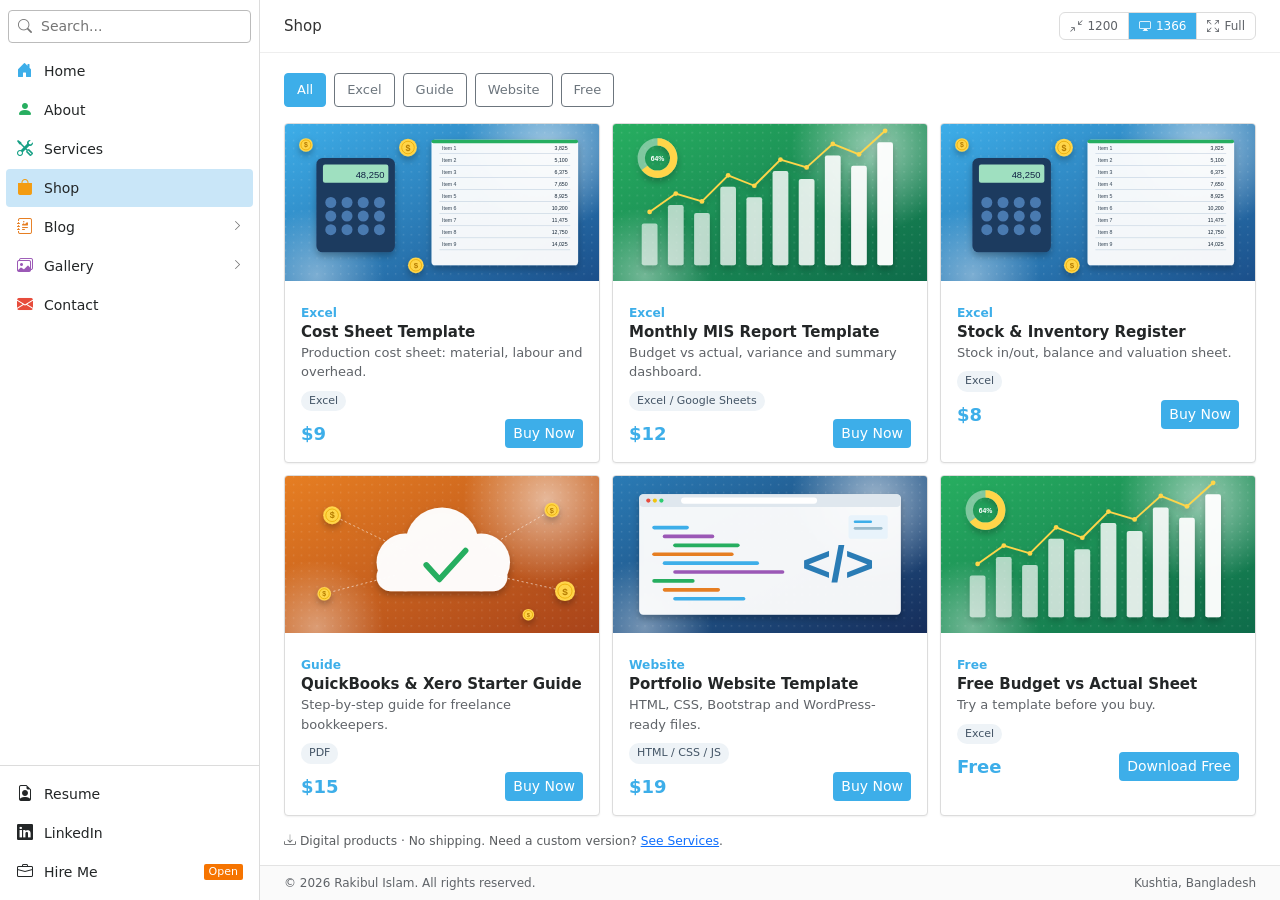
<file: shop.html>
<!DOCTYPE html>
<html lang="en"><head><meta charset="utf-8"><meta name="viewport" content="width=device-width, initial-scale=1">
<title>Shop - Rakibul Islam</title>
<link href="https://cdn.jsdelivr.net/npm/bootstrap@5.3.3/dist/css/bootstrap.min.css" rel="stylesheet">
<link href="https://cdn.jsdelivr.net/npm/bootstrap-icons@1.11.3/font/bootstrap-icons.min.css" rel="stylesheet">
<link href="style.css" rel="stylesheet"><script>try{var w=localStorage.getItem('pw');document.documentElement.dataset.w=['mid','full'].includes(w)?w:'default'}catch(e){}</script></head>
<body><div class="app">
<aside class="side-col" id="side"><div class="side-search"><i class="bi bi-search"></i><input id="sideSearch" type="search" placeholder="Search..." aria-label="Search"></div><nav class="side-menu"><a class="nl" href="index.html"><i class="bi bi-house-door-fill ic" style="color:#3daee9"></i>Home</a><a class="nl" href="about.html"><i class="bi bi-person-fill ic" style="color:#27ae60"></i>About</a><a class="nl" href="services.html"><i class="bi bi-tools ic" style="color:#16a085"></i>Services</a><a class="nl active" href="shop.html"><i class="bi bi-bag-fill ic" style="color:#f39c12"></i>Shop</a><a class="nl" data-bs-toggle="collapse" href="#sub-blog" aria-expanded="false"><i class="bi bi-journal-richtext ic" style="color:#e67e22"></i>Blog<i class="bi bi-chevron-right chev"></i></a><div class="collapse sub" id="sub-blog"><a class="nl" href="blog.html">Accounting</a><a class="nl" href="blog.html">Web Development</a><a class="nl" href="blog.html">Career</a></div><a class="nl" data-bs-toggle="collapse" href="#sub-gallery" aria-expanded="false"><i class="bi bi-images ic" style="color:#9b59b6"></i>Gallery<i class="bi bi-chevron-right chev"></i></a><div class="collapse sub" id="sub-gallery"><a class="nl" href="gallery.html">Work</a><a class="nl" href="gallery.html">Events</a><a class="nl" href="gallery.html">Design</a></div><a class="nl" href="contact.html"><i class="bi bi-envelope-fill ic" style="color:#e74c3c"></i>Contact</a></nav>
<div class="side-bottom"><a class="nl" href="#" data-bs-toggle="modal" data-bs-target="#cvModal"><i class="bi bi-file-earmark-person ic"></i>Resume</a><a class="nl" href="#"><i class="bi bi-linkedin ic"></i>LinkedIn</a><a class="nl" href="contact.html"><i class="bi bi-briefcase ic"></i>Hire Me<span class="badge-o">Open</span></a></div></aside><div class="backdrop" id="backdrop"></div>
<div class="main-col"><header class="topbar"><button id="menuBtn" class="btn btn-sm d-lg-none" aria-label="Menu"><i class="bi bi-list fs-4"></i></button><h1>Shop</h1><div class="wsw d-none d-xl-inline-flex" role="group" aria-label="Page width"><button data-w="mid" title="Mid width (1200px)"><i class="bi bi-arrows-angle-contract"></i>1200</button><button data-w="default" title="Default (1366px)"><i class="bi bi-display"></i>1366</button><button data-w="full" title="Full width"><i class="bi bi-arrows-fullscreen"></i>Full</button></div></header>
<main class="content "><div class="filters d-flex flex-wrap gap-2 mb-3"><button class="btn btn-outline-secondary on" data-f="all">All</button><button class="btn btn-outline-secondary" data-f="Excel">Excel</button><button class="btn btn-outline-secondary" data-f="Guide">Guide</button><button class="btn btn-outline-secondary" data-f="Website">Website</button><button class="btn btn-outline-secondary" data-f="Free">Free</button></div><div class="cards-grid "><div class="tile-wrap" data-cat="Excel"><div class="app-card post prod"><div class="thumb"><img src="images/cost.svg" alt="Cost Sheet Template"></div><div class="pb"><small>Excel</small><h3>Cost Sheet Template</h3><p>Production cost sheet: material, labour and overhead.</p><p class="mt-2"><span class="tag">Excel</span></p><div class="d-flex justify-content-between align-items-center mt-2"><span class="price">$9</span><a class="btn btn-blue btn-sm" href="checkout.html?p=cost-sheet">Buy Now</a></div></div></div></div><div class="tile-wrap" data-cat="Excel"><div class="app-card post prod"><div class="thumb"><img src="images/reports.svg" alt="Monthly MIS Report Template"></div><div class="pb"><small>Excel</small><h3>Monthly MIS Report Template</h3><p>Budget vs actual, variance and summary dashboard.</p><p class="mt-2"><span class="tag">Excel / Google Sheets</span></p><div class="d-flex justify-content-between align-items-center mt-2"><span class="price">$12</span><a class="btn btn-blue btn-sm" href="checkout.html?p=mis-report">Buy Now</a></div></div></div></div><div class="tile-wrap" data-cat="Excel"><div class="app-card post prod"><div class="thumb"><img src="images/cost.svg" alt="Stock & Inventory Register"></div><div class="pb"><small>Excel</small><h3>Stock & Inventory Register</h3><p>Stock in/out, balance and valuation sheet.</p><p class="mt-2"><span class="tag">Excel</span></p><div class="d-flex justify-content-between align-items-center mt-2"><span class="price">$8</span><a class="btn btn-blue btn-sm" href="checkout.html?p=stock-register">Buy Now</a></div></div></div></div><div class="tile-wrap" data-cat="Guide"><div class="app-card post prod"><div class="thumb"><img src="images/cloud.svg" alt="QuickBooks & Xero Starter Guide"></div><div class="pb"><small>Guide</small><h3>QuickBooks & Xero Starter Guide</h3><p>Step-by-step guide for freelance bookkeepers.</p><p class="mt-2"><span class="tag">PDF</span></p><div class="d-flex justify-content-between align-items-center mt-2"><span class="price">$15</span><a class="btn btn-blue btn-sm" href="checkout.html?p=qb-xero-guide">Buy Now</a></div></div></div></div><div class="tile-wrap" data-cat="Website"><div class="app-card post prod"><div class="thumb"><img src="images/web.svg" alt="Portfolio Website Template"></div><div class="pb"><small>Website</small><h3>Portfolio Website Template</h3><p>HTML, CSS, Bootstrap and WordPress-ready files.</p><p class="mt-2"><span class="tag">HTML / CSS / JS</span></p><div class="d-flex justify-content-between align-items-center mt-2"><span class="price">$19</span><a class="btn btn-blue btn-sm" href="checkout.html?p=portfolio-template">Buy Now</a></div></div></div></div><div class="tile-wrap" data-cat="Free"><div class="app-card post prod"><div class="thumb"><img src="images/reports.svg" alt="Free Budget vs Actual Sheet"></div><div class="pb"><small>Free</small><h3>Free Budget vs Actual Sheet</h3><p>Try a template before you buy.</p><p class="mt-2"><span class="tag">Excel</span></p><div class="d-flex justify-content-between align-items-center mt-2"><span class="price">Free</span><a class="btn btn-blue btn-sm" href="checkout.html?p=free-budget">Download Free</a></div></div></div></div></div><p class="text-muted small mt-3"><i class="bi bi-download"></i> Digital products &middot; No shipping. Need a custom version? <a href="services.html">See Services</a>.</p></main>
<footer class="footer"><span>&copy; 2026 Rakibul Islam. All rights reserved.</span><span>Kushtia, Bangladesh</span></footer></div></div>
<div class="modal fade" id="cvModal" tabindex="-1"><div class="modal-dialog modal-dialog-centered"><div class="modal-content">
<div class="modal-header"><h5 class="modal-title">Resume / CV</h5><button class="btn-close" data-bs-dismiss="modal"></button></div>
<div class="modal-body text-center py-4"><i class="bi bi-file-earmark-person" style="font-size:56px;color:var(--blue)"></i><h6 class="mt-2">Rakibul Islam - CV</h6><p class="text-muted small">Download my latest resume (PDF).</p>
<a id="cvDownload" class="btn text-white me-2" style="background:var(--blue)" target="_blank" rel="noopener"><i class="bi bi-download"></i> Download CV</a>
<a id="cvView" class="btn btn-outline-secondary" target="_blank" rel="noopener"><i class="bi bi-eye"></i> View Online</a></div></div></div></div>
<script src="https://cdn.jsdelivr.net/npm/bootstrap@5.3.3/dist/js/bootstrap.bundle.min.js"></script>
<script src="data.js"></script><script src="script.js"></script></body></html>
</file>
<file: style.css>
:root{--blue:#3daee9;--hover:#e6f2fa;--active:#c9e6f8;--border:#dcdcdc;--text:#232627;--muted:#5f6368}
body{font-family:"Noto Sans","Segoe UI",system-ui,sans-serif;font-size:14px;color:var(--text);background:#fff}
.app{max-width:var(--w,1366px);margin:0 auto;transition:max-width .35s ease;height:100vh;height:100dvh;display:grid;grid-template-columns:260px 1fr;background:#fff;box-shadow:0 0 24px rgba(0,0,0,.1)}
/* Sidebar */
.side-col{position:relative;height:100%;min-height:0;display:flex;flex-direction:column;background:#fff;border-right:1px solid var(--border);padding-top:10px}
.side-search{margin:0 8px 8px;position:relative}
.side-search input{border-radius:4px;border:1px solid #bbb;padding:5px 10px 5px 32px;font-size:14px;width:100%}
.side-search input:focus{outline:0;border-color:var(--blue);box-shadow:0 0 0 2px rgba(61,174,233,.25)}
.side-search i{position:absolute;left:10px;top:50%;transform:translateY(-50%);color:#777}
.side-menu{flex:1;overflow-y:auto}
.side-bottom{border-top:1px solid var(--border);padding:8px 0}
.nl{display:flex;align-items:center;gap:10px;padding:7px 10px;margin:1px 6px;border-radius:4px;color:var(--text);text-decoration:none;cursor:pointer}
.nl:hover{background:var(--hover);color:var(--text)}
.nl.active{background:var(--active)}
.nl .ic{width:18px;text-align:center;font-size:16px}
.nl .chev{margin-left:auto;font-size:11px;transition:.2s;color:#666}
.nl[aria-expanded=true] .chev{transform:rotate(90deg)}
.sub a{padding-left:40px;font-size:13px}
.badge-o{margin-left:auto;background:#f67400;color:#fff;font-size:11px;padding:0 5px;border-radius:2px}
/* Main */
.topbar{display:flex;align-items:center;gap:8px;padding:12px 24px;border-bottom:1px solid #eee;background:#fff;flex:none}
.topbar h1{font-size:15px;font-weight:500;margin:0;color:#333}
.main-col{display:flex;flex-direction:column;min-height:0;min-width:0}.content{flex:1;overflow-y:auto;padding:20px 24px}
.section-title{font-size:14px;font-weight:600;margin:22px 0 12px;color:#333}
.section-title:first-child{margin-top:0}
.cards-grid{display:grid;grid-template-columns:repeat(auto-fill,minmax(300px,1fr));gap:12px}
.app-card{display:flex;gap:14px;padding:16px;background:#fff;border:1px solid var(--border);border-radius:4px;box-shadow:0 1px 2px rgba(0,0,0,.06);color:inherit;text-decoration:none;transition:.15s}
.app-card:hover{border-color:var(--blue);box-shadow:0 2px 8px rgba(0,0,0,.12);color:inherit}
.app-card .ic{flex:0 0 48px;height:48px;border-radius:10px;display:grid;place-items:center;color:#fff;font-size:24px}
.app-card h3{font-size:15px;font-weight:600;margin:0 0 2px}
.app-card p{font-size:13px;color:var(--muted);margin:0}
.post{flex-direction:column;padding:0;overflow:hidden}
.post .thumb{height:130px;display:grid;place-items:center;color:#fff;font-size:40px}
.post .pb{padding:14px 16px}
.post small{color:var(--blue);font-weight:600}
.avatar{width:84px;height:84px;border-radius:50%;background:linear-gradient(135deg,#3daee9,#2a7bb5);color:#fff;display:grid;place-items:center;font-size:30px;font-weight:700;flex:0 0 84px}
.filters .btn{font-size:13px;border-radius:4px}
.filters .btn.on{background:var(--blue);color:#fff;border-color:var(--blue)}
.tile{aspect-ratio:4/3;border-radius:4px;display:grid;place-items:center;color:#fff;font-size:38px;position:relative;overflow:hidden;border:1px solid var(--border)}
.tile span{position:absolute;left:0;right:0;bottom:0;background:rgba(0,0,0,.45);font-size:13px;padding:6px 10px}
.gallery-grid{grid-template-columns:repeat(auto-fill,minmax(220px,1fr))}
.footer{flex:none;border-top:1px solid #e3e3e3;background:#fafafa;padding:8px 24px;color:var(--muted);font-size:12px;display:flex;flex-wrap:wrap;justify-content:space-between;gap:2px 12px}
.backdrop{display:none}
@media(max-width:991.98px){
.app{grid-template-columns:1fr}
.side-col{position:fixed;left:0;top:0;bottom:0;width:280px;z-index:1045;transform:translateX(-100%);transition:transform .25s;height:100%}
.side-col.open{transform:none;box-shadow:4px 0 16px rgba(0,0,0,.2)}
.backdrop.show{display:block;position:fixed;inset:0;background:rgba(0,0,0,.4);z-index:1040}
.content{padding:16px}.topbar{padding:10px 12px}
}
@media(max-width:400px){.cards-grid{grid-template-columns:1fr}}

body{background:#ececec}
.content.home{padding:0}.home .pad{padding:20px 24px}
.hero{position:relative;height:clamp(230px,46vh,430px);overflow:hidden;background:#fff;border-bottom:1px solid var(--border)}
.sl{position:absolute;inset:0;opacity:0;transition:opacity 2.2s ease-in-out;display:flex;align-items:center}
.sl.on{opacity:1}
.sl img{position:absolute;inset:0;width:100%;height:100%;object-fit:cover;opacity:.28;transform:scale(1);transition:transform 14s linear}
.sl.on img{transform:scale(1.12)}
.cap{position:relative;padding:0 48px;max-width:640px}
.cap h2{font-size:clamp(22px,3.2vw,34px);font-weight:700;margin:0 0 8px}
.cap p{font-size:15px;color:#333;margin:0 0 14px}
.dots{position:absolute;bottom:12px;left:0;right:0;display:flex;justify-content:center;gap:8px;z-index:3}
.dots button{width:10px;height:10px;border-radius:50%;border:0;background:#9bb;padding:0}
.dots button.on{background:var(--blue);width:26px;border-radius:6px}
.fw{cursor:pointer;align-items:center}
.fw.on{border-color:var(--blue);background:#eef7fd}
.fw .th{flex:0 0 64px;height:64px;border-radius:8px;overflow:hidden}
.fw .th img{width:100%;height:100%;object-fit:cover}
@media(max-width:575px){.footer{font-size:11px;padding:6px 12px}.cap{padding:0 20px}.cap p{font-size:13px}.home .pad{padding:16px}}

html[data-w=mid]{--w:1200px}
html[data-w=full]{--w:100%}
html[data-w=full] .app{box-shadow:none}
.wsw{margin-left:auto;border:1px solid var(--border);border-radius:6px;overflow:hidden;background:#fff}
.wsw button{border:0;background:transparent;padding:4px 10px;font-size:12px;color:var(--muted);display:inline-flex;align-items:center;gap:5px}
.wsw button+button{border-left:1px solid var(--border)}
.wsw button:hover{background:var(--hover)}
.wsw button.on{background:var(--blue);color:#fff}
@media(prefers-reduced-motion:reduce){.sl,.sl img,.app{transition:none!important}.sl.on img{transform:none}}

.btn-blue{background:var(--blue);color:#fff;border:0}.btn-blue:hover{background:#2a96d0;color:#fff}
.price{font-weight:700;font-size:18px;color:var(--blue)}
.tag{display:inline-block;background:#eef3f7;color:#456;font-size:11px;padding:2px 8px;border-radius:10px}
.prod .thumb{height:150px;padding:0}.prod .thumb img{width:100%;height:100%;object-fit:cover}
.tile-wrap>.app-card{height:100%}
.svc ul li{margin-bottom:4px}

html,.content{scroll-behavior:smooth}
.content{animation:pgin .5s ease}
@keyframes pgin{from{opacity:0;transform:translateY(8px)}to{opacity:1;transform:none}}
.rv{opacity:0;transform:translateY(18px);transition:opacity .6s ease,transform .6s ease,border-color .15s,box-shadow .15s}
.rv.in{opacity:1;transform:none}
.app-card.rv.in:hover{transform:translateY(-3px)}
.to-top{position:fixed;right:20px;bottom:56px;width:40px;height:40px;border-radius:50%;border:0;background:var(--blue);color:#fff;box-shadow:0 4px 12px rgba(0,0,0,.25);opacity:0;pointer-events:none;transform:translateY(10px);transition:.3s;z-index:60}
.to-top.show{opacity:1;pointer-events:auto;transform:none}
/* hero v2 */
.hero{height:clamp(270px,54vh,480px)}
.sl img{opacity:.5;transition:transform 14s linear}
.sl::before{content:"";position:absolute;inset:0;z-index:1;background:linear-gradient(90deg,rgba(255,255,255,.96) 0%,rgba(255,255,255,.78) 40%,rgba(255,255,255,.12) 88%)}
.cap{z-index:2}
.cap>*{opacity:0;transform:translateY(24px);transition:opacity .8s ease,transform .8s ease}
.sl.on .cap>*{opacity:1;transform:none}
.sl.on .cap>:nth-child(2){transition-delay:.25s}.sl.on .cap>:nth-child(3){transition-delay:.45s}.sl.on .cap>:nth-child(4){transition-delay:.65s}.sl.on .cap>:nth-child(5){transition-delay:.85s}
.bdg{display:inline-block;background:var(--blue);color:#fff;font-size:11px;padding:3px 12px;border-radius:12px;margin-bottom:10px;text-transform:uppercase;letter-spacing:.6px}
.chips span{display:inline-block;background:rgba(255,255,255,.92);border:1px solid var(--border);border-radius:14px;padding:2px 11px;font-size:12px;margin:0 6px 4px 0;color:#345}
.arr{position:absolute;top:50%;transform:translateY(-50%);z-index:4;width:40px;height:40px;border-radius:50%;border:0;background:rgba(255,255,255,.9);box-shadow:0 2px 10px rgba(0,0,0,.2);color:#333;transition:.2s}
.arr:hover{background:var(--blue);color:#fff}.arr.prev{left:12px}.arr.next{right:12px}
.dots{z-index:4;bottom:14px}
.cnt{position:absolute;right:24px;bottom:16px;z-index:4;font-size:13px;font-weight:600;color:#456}
.prog{position:absolute;left:0;right:0;bottom:0;height:3px;background:rgba(0,0,0,.07);z-index:4}
.prog span{display:block;height:100%;width:0;background:var(--blue)}
@keyframes fill{from{width:0}to{width:100%}}
.fw .th img{transition:transform .5s}.fw:hover .th img{transform:scale(1.15)}
.fw.on{box-shadow:inset 4px 0 0 var(--blue),0 2px 8px rgba(0,0,0,.1)}
@media(max-width:575px){.arr{width:32px;height:32px}.cnt{display:none}.cap{padding:0 52px 0 20px}}
/* search */
.side-search{position:relative}
.sugg{display:none;position:absolute;left:0;top:100%;margin-top:4px;width:min(340px,92vw);background:#fff;border:1px solid var(--border);border-radius:6px;box-shadow:0 8px 24px rgba(0,0,0,.2);z-index:100;overflow:hidden}
.sg{display:flex;gap:10px;align-items:center;padding:8px 12px;color:var(--text);text-decoration:none}
.sg i{color:var(--blue);font-size:16px}.sg small{display:block;color:var(--muted);font-size:11px}
.sg:hover,.sg.on{background:var(--hover);color:var(--text)}
.sg-all{display:block;padding:8px 12px;border-top:1px solid #eee;font-size:13px;color:var(--blue);text-decoration:none}
.sg-no{padding:10px 12px;color:var(--muted)}
mark{background:#fff3a3;padding:0}
/* checkout */
.pm{display:flex;align-items:center;gap:10px;border:1px solid var(--border);border-radius:6px;padding:10px 12px;cursor:pointer;margin:0}
.pm:hover{background:var(--hover)}.pm:has(input:checked){border-color:var(--blue);background:#eef7fd}
.pay-info{background:#f6f9fc;border:1px dashed #b9d4e8;border-radius:6px;padding:10px 12px;font-size:13px}
.sumimg{flex:0 0 76px;height:76px;border-radius:8px;overflow:hidden}.sumimg img{width:100%;height:100%;object-fit:cover}
</file>
